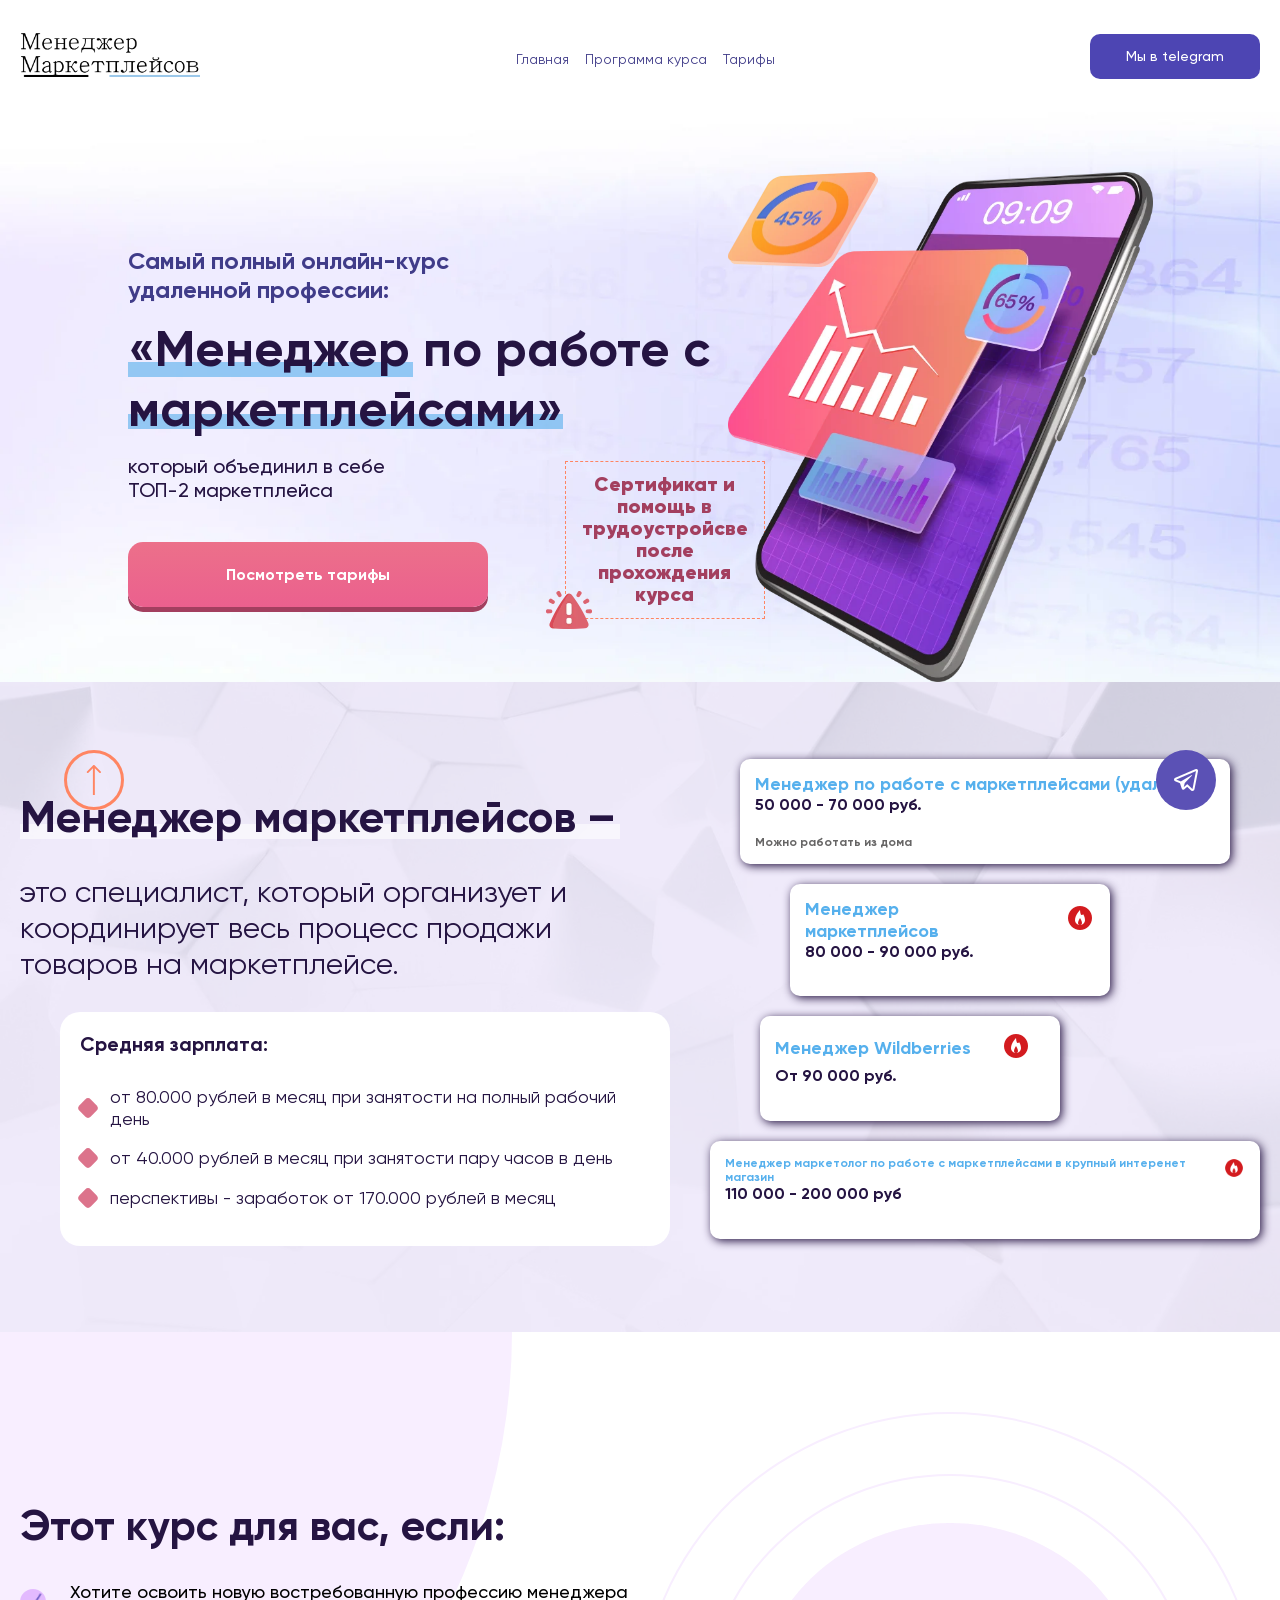
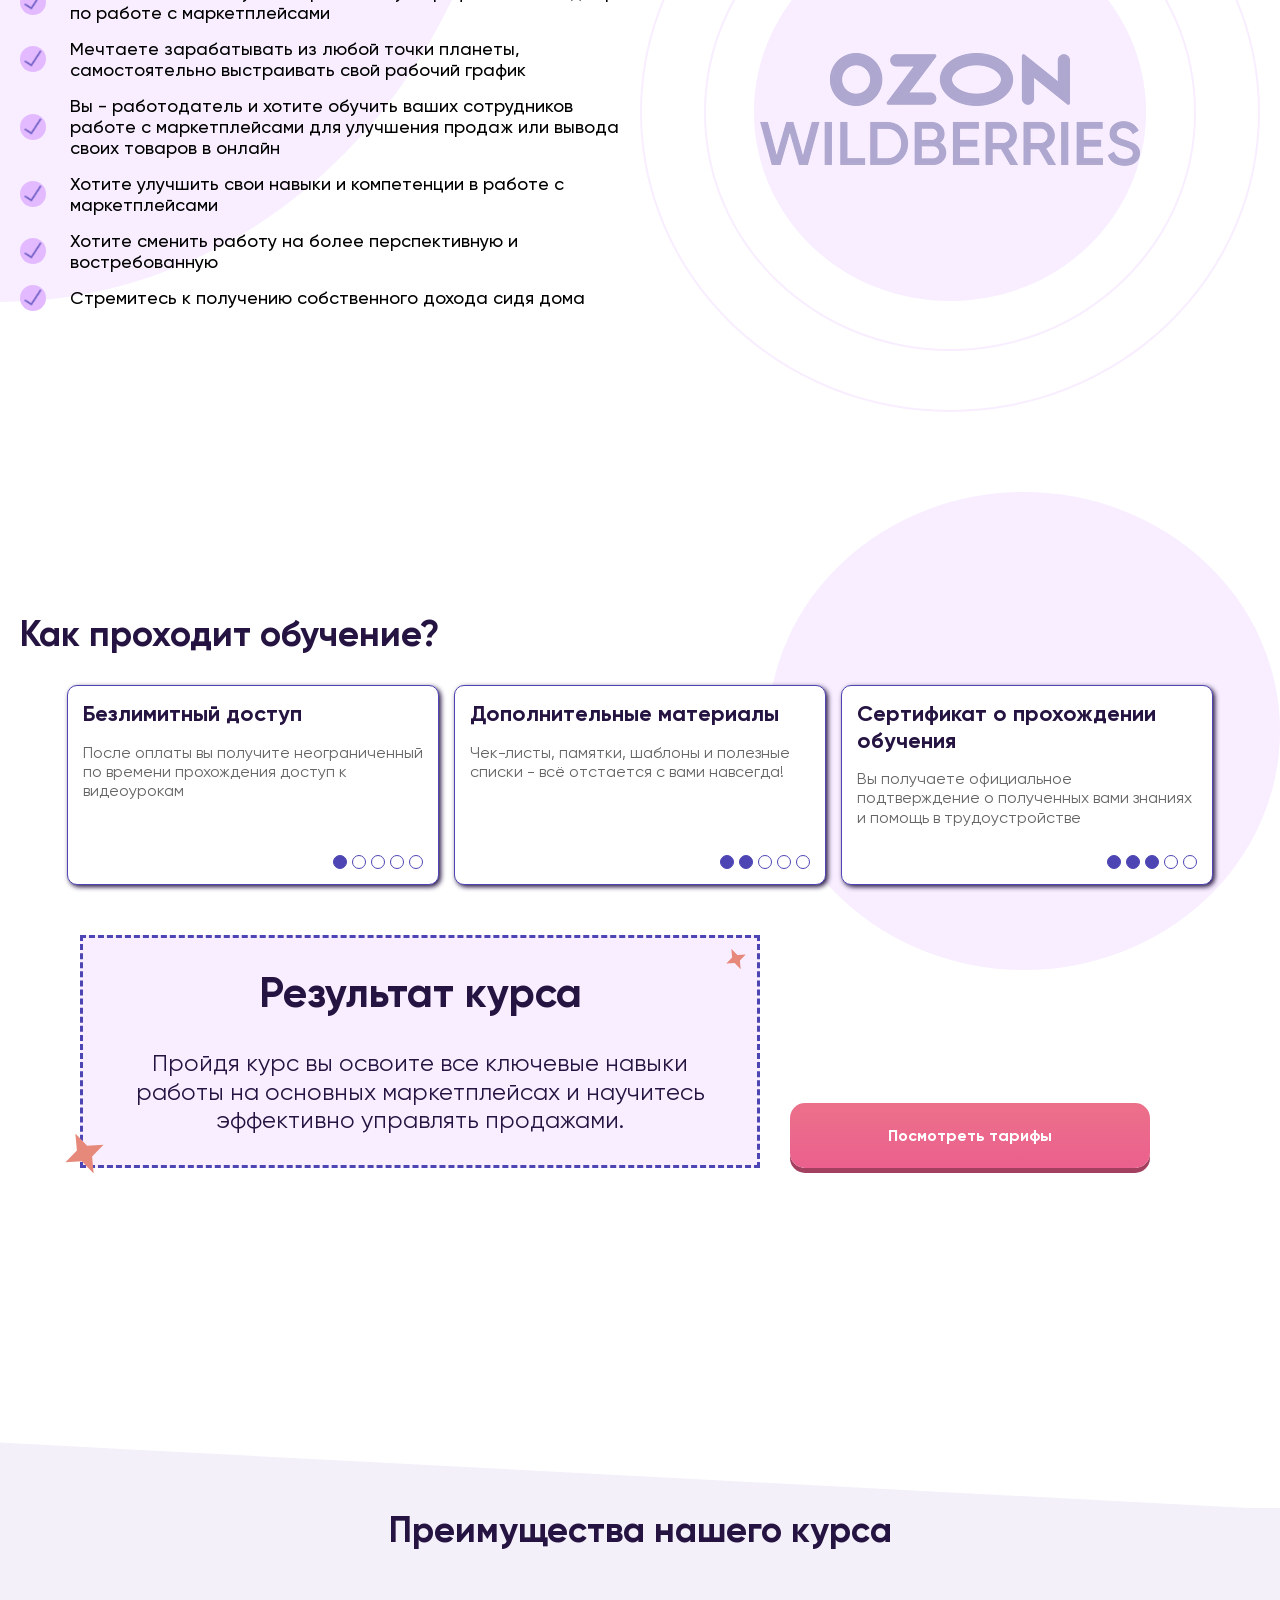
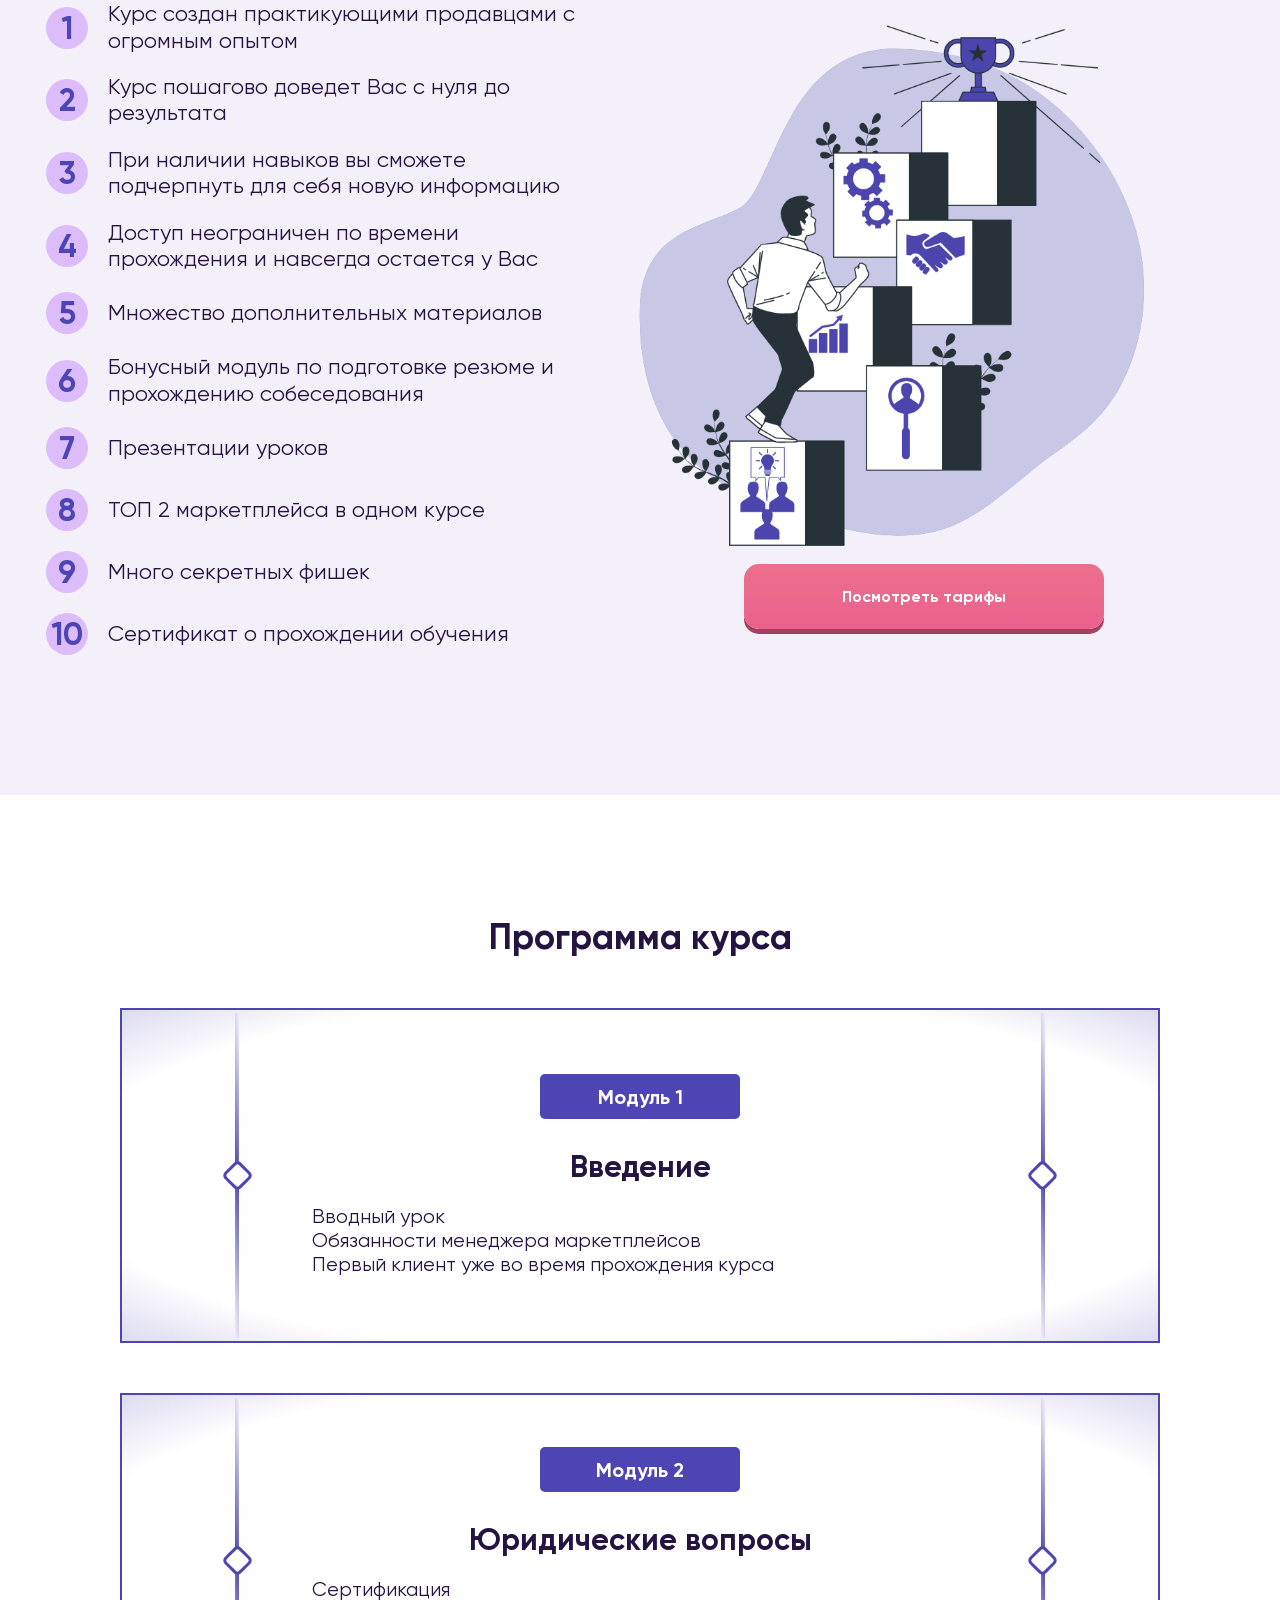
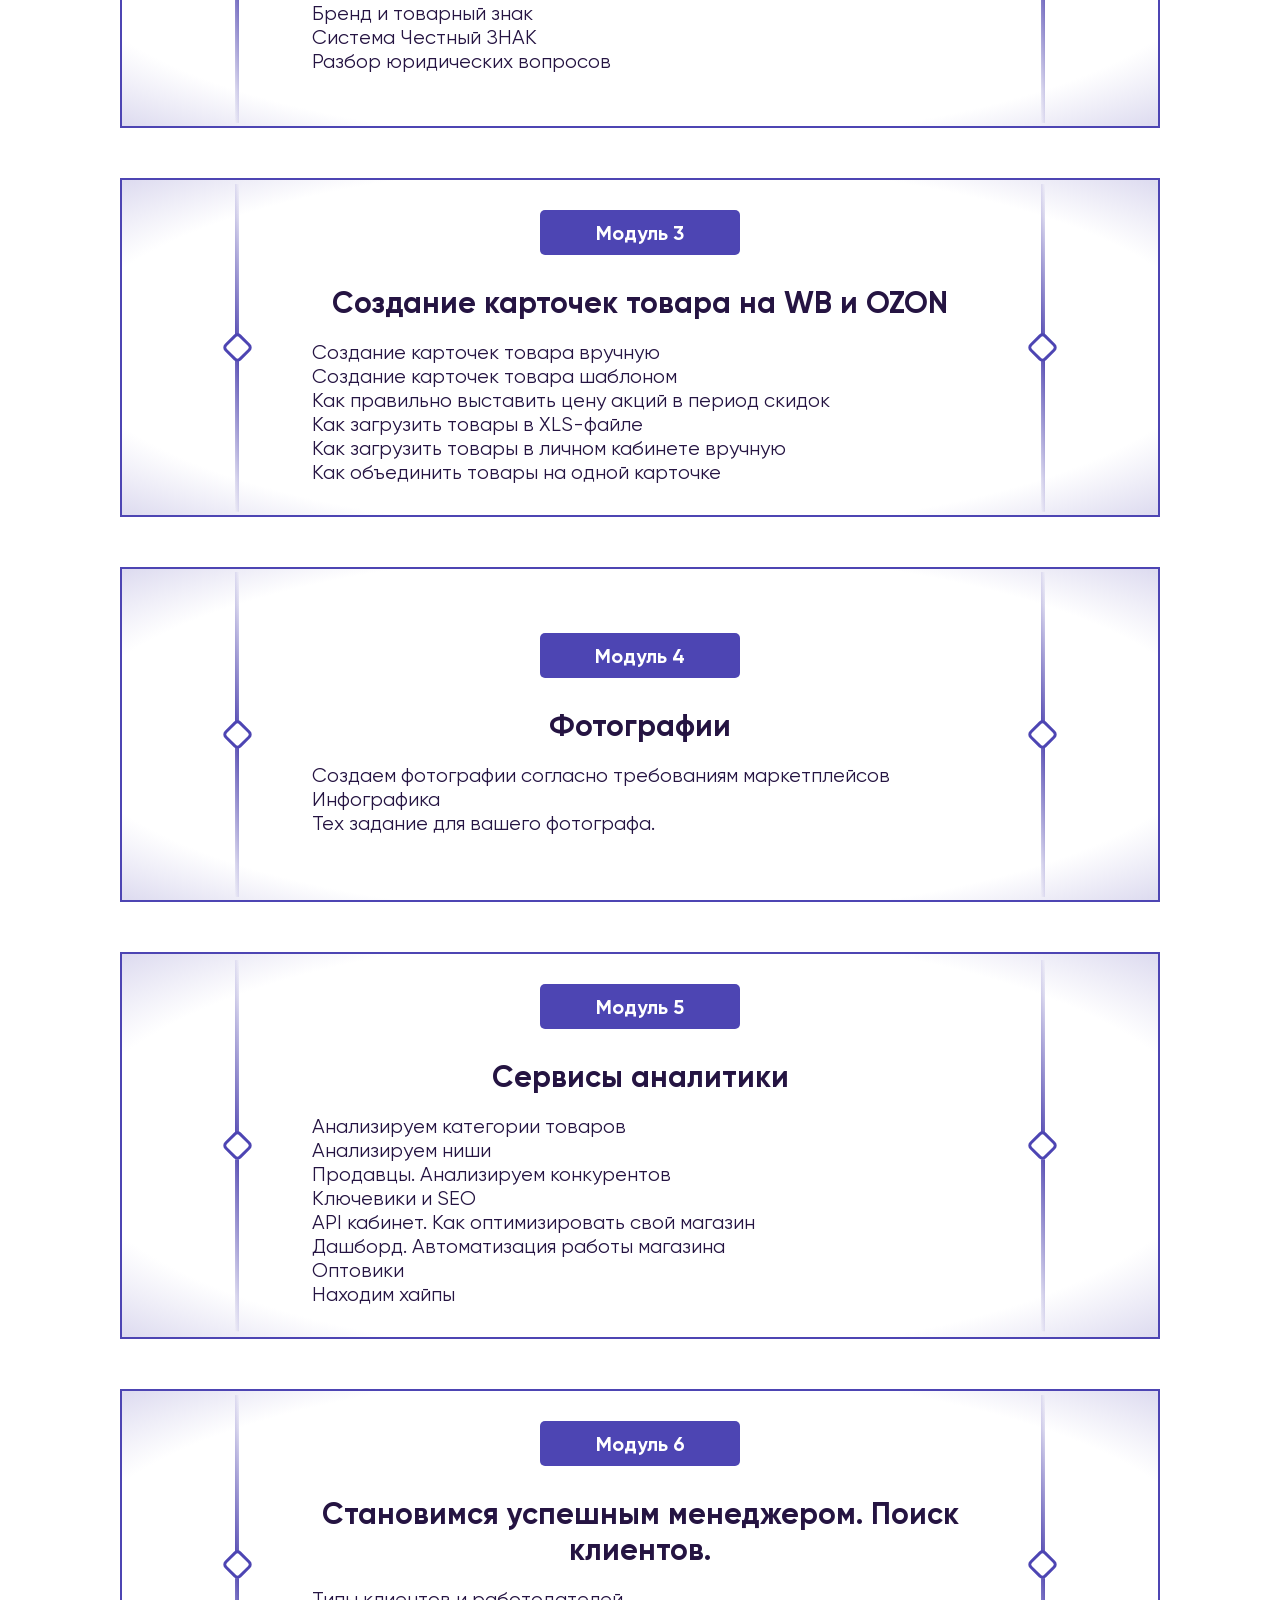
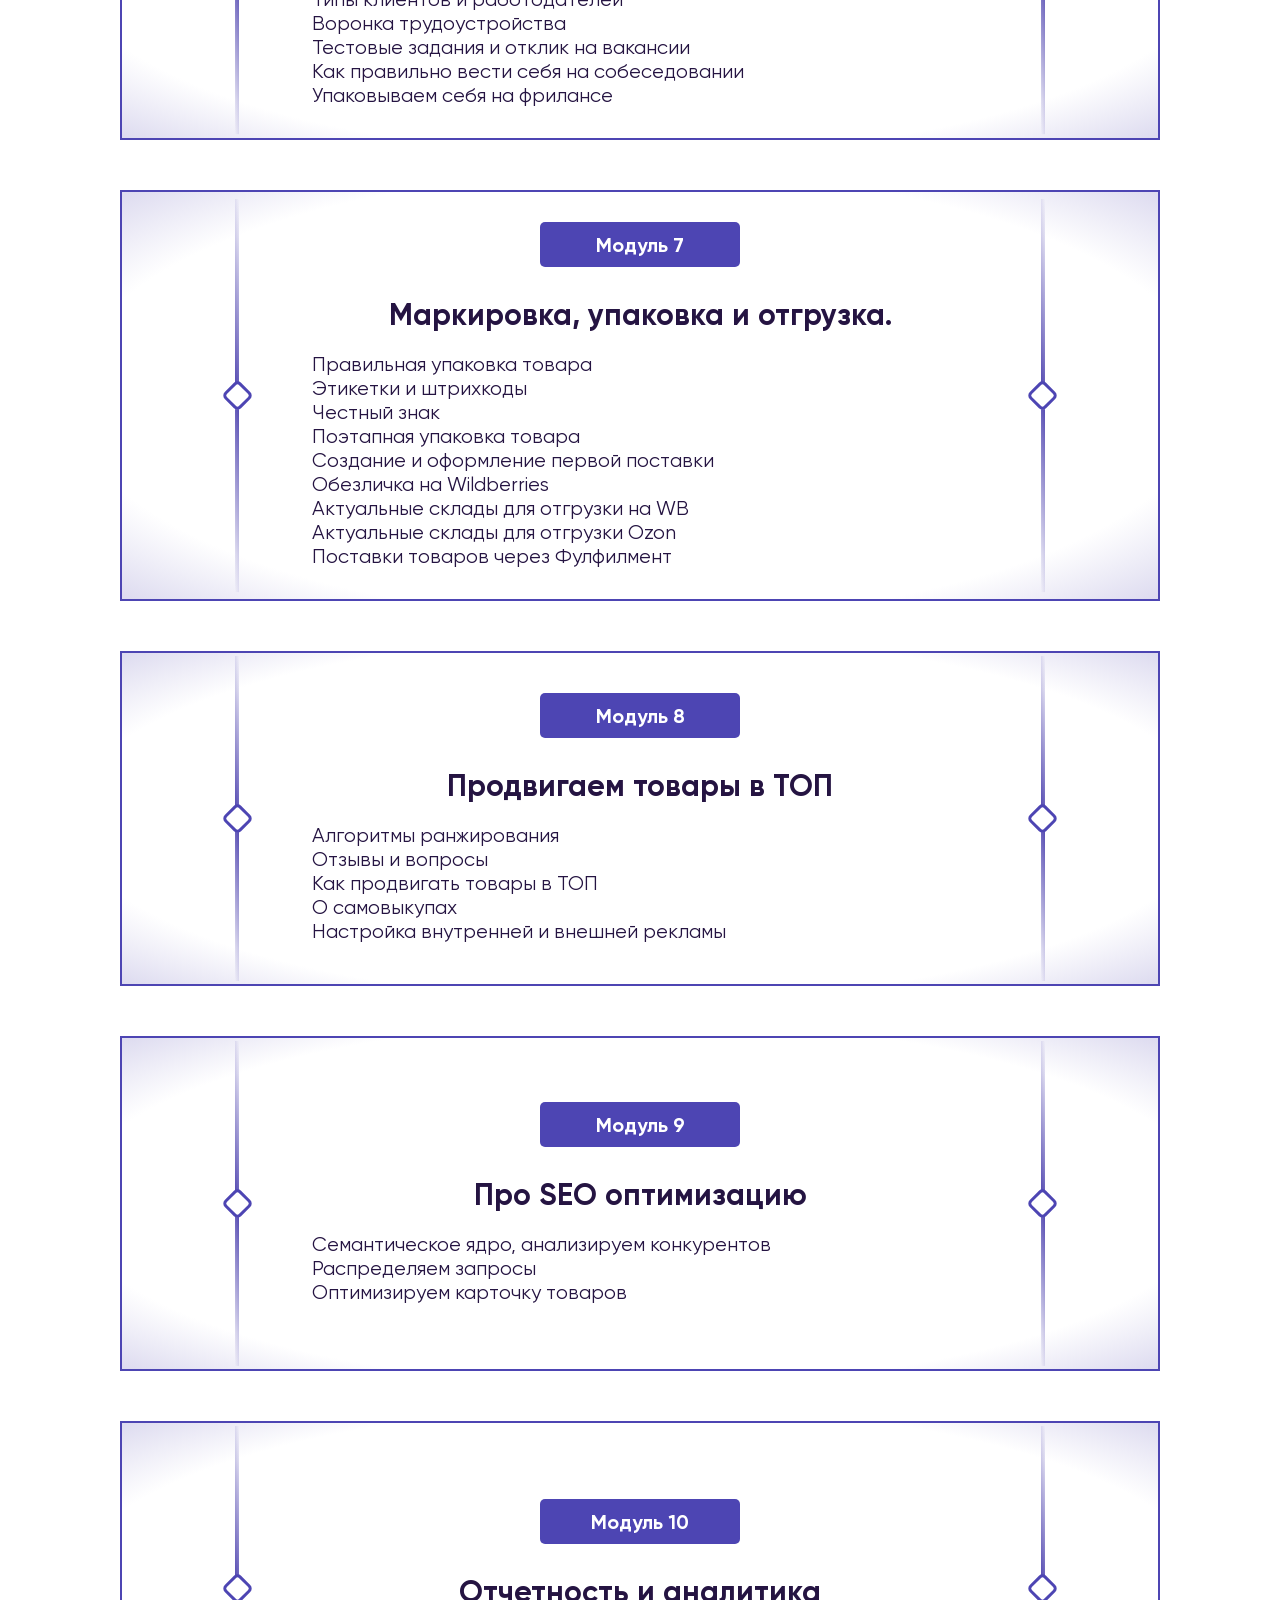
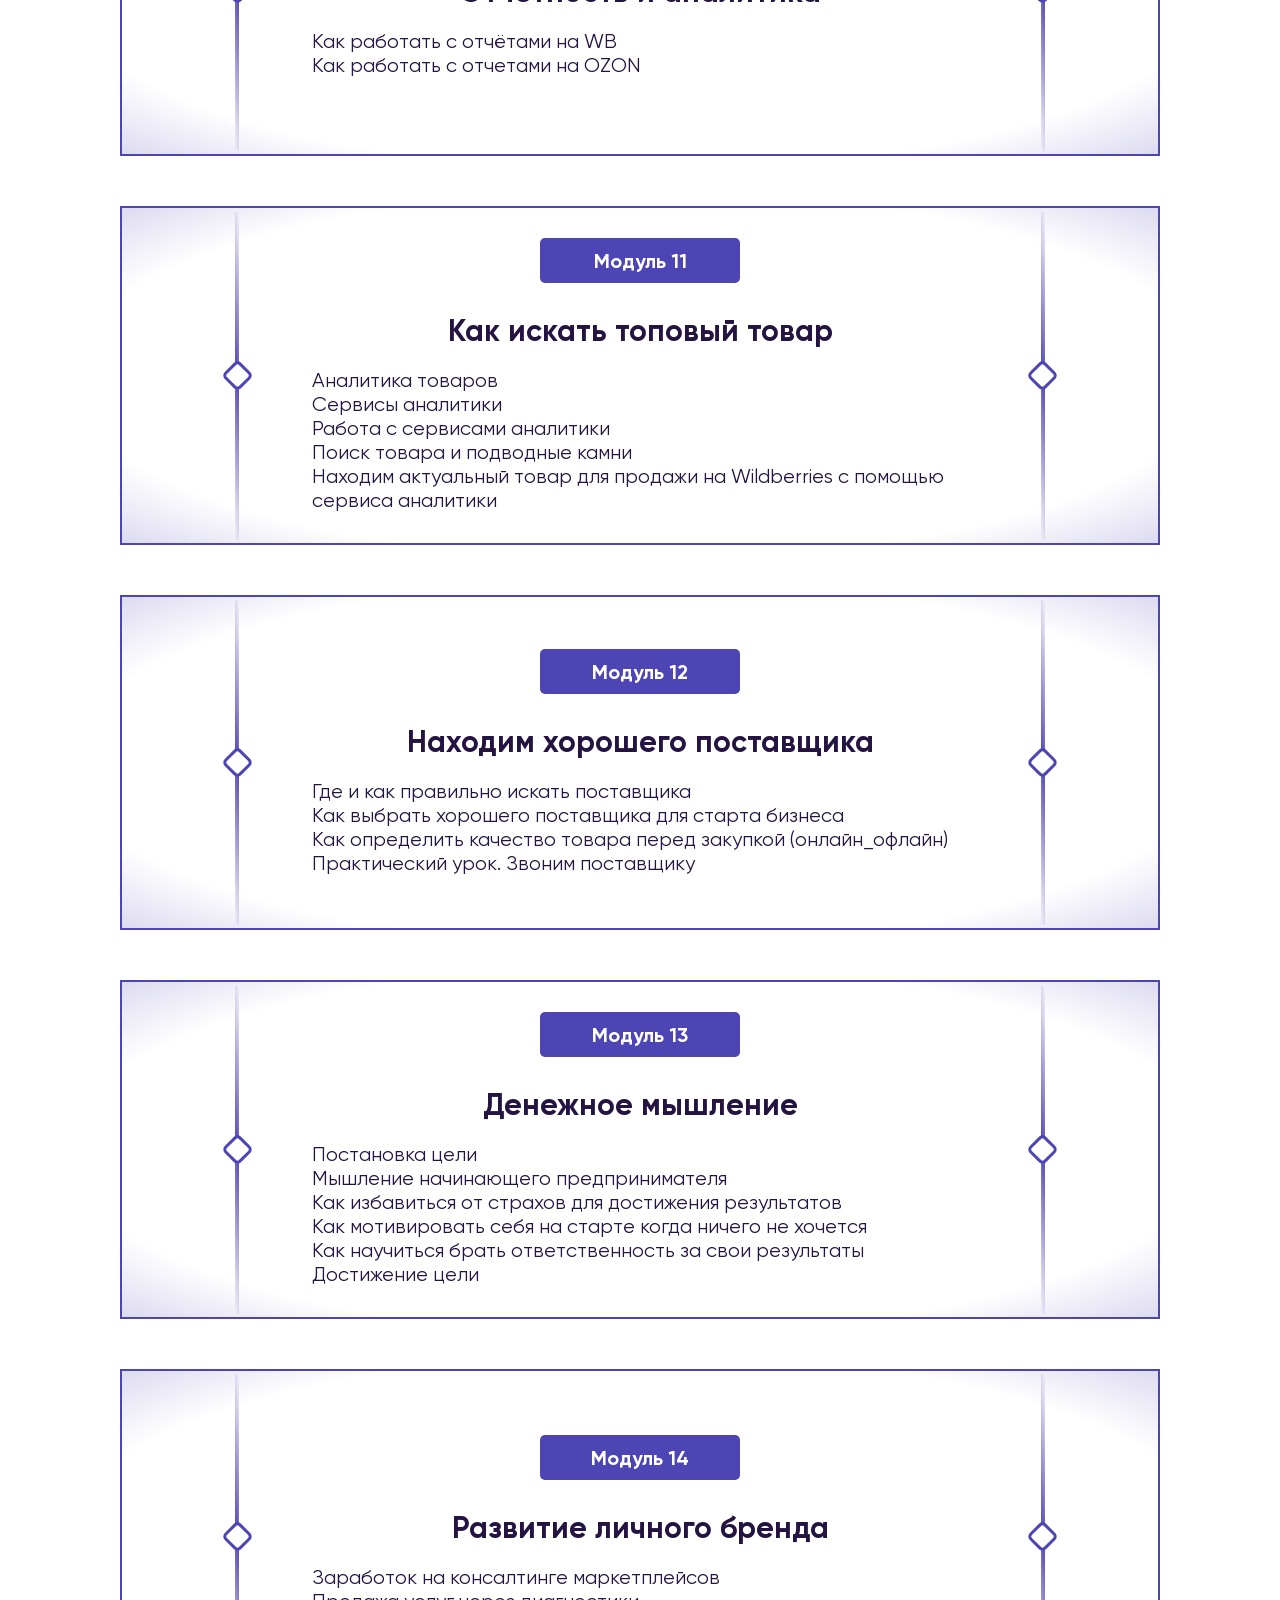
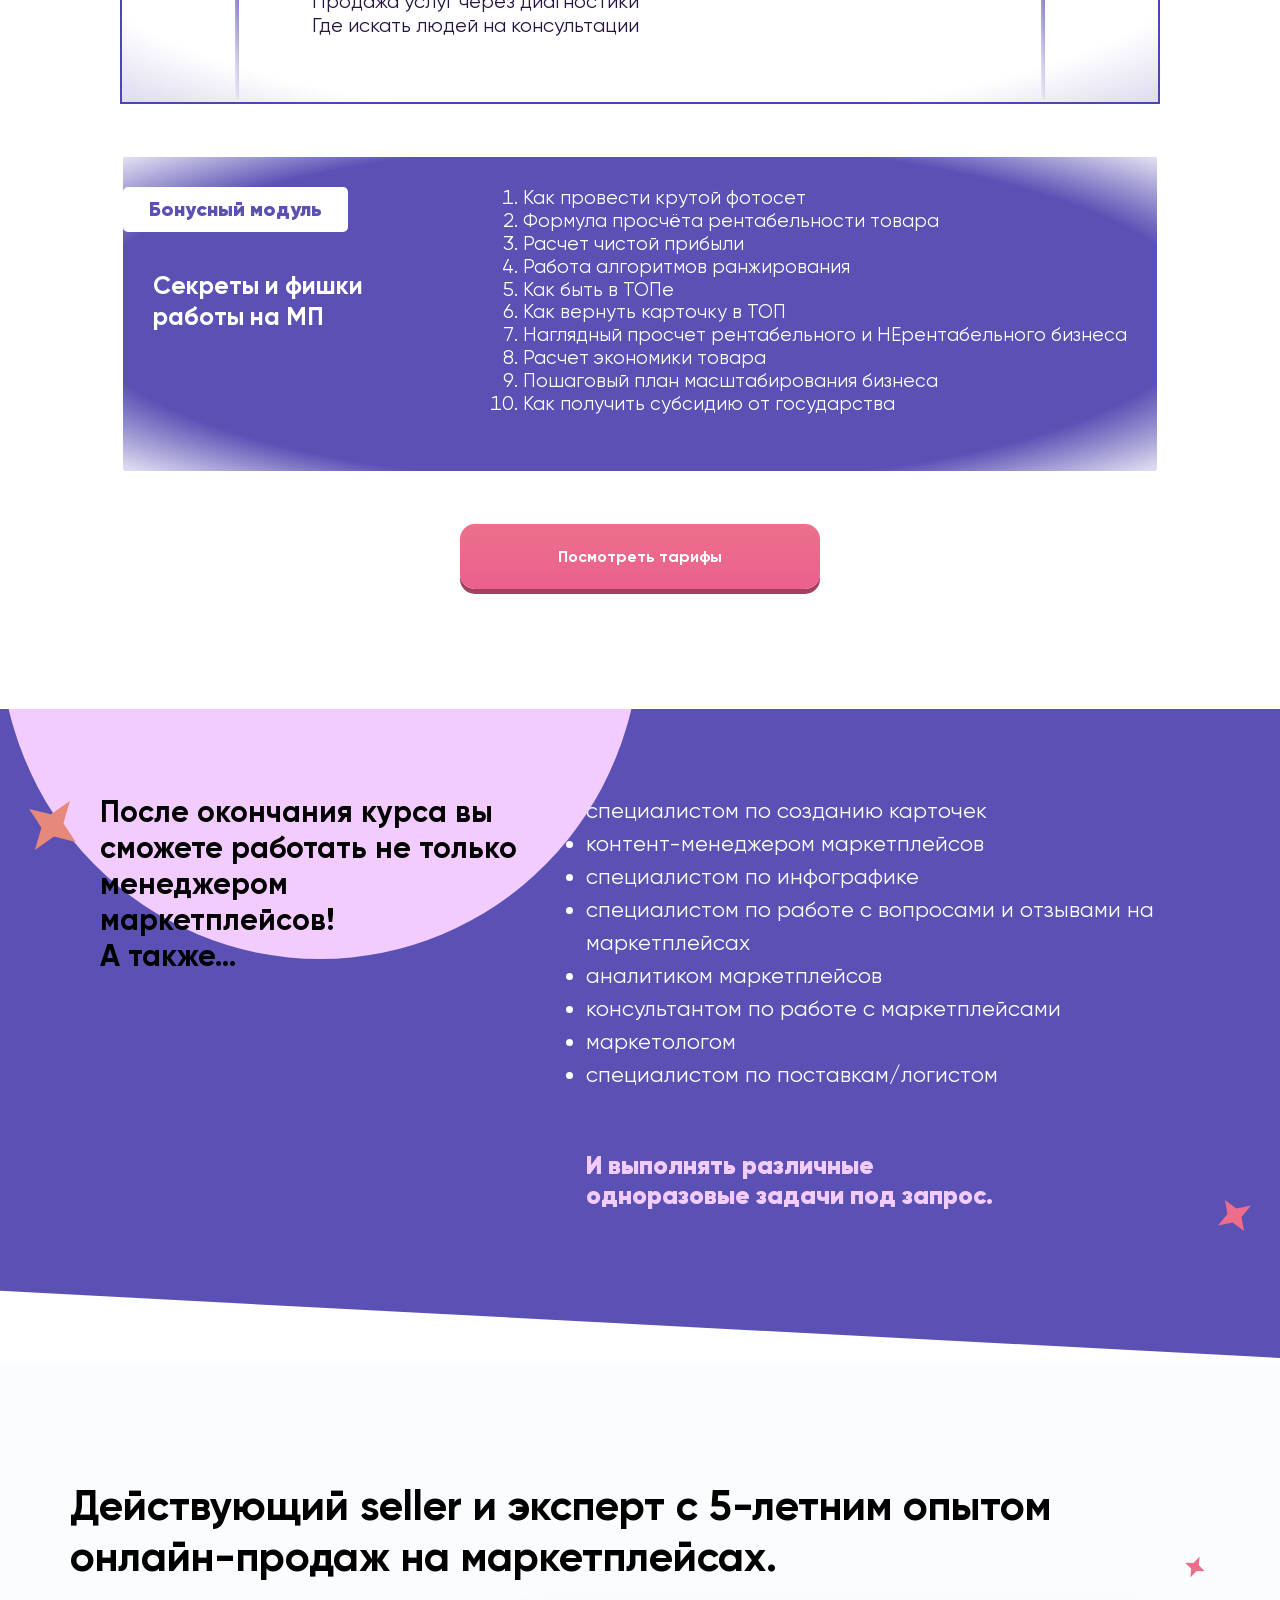
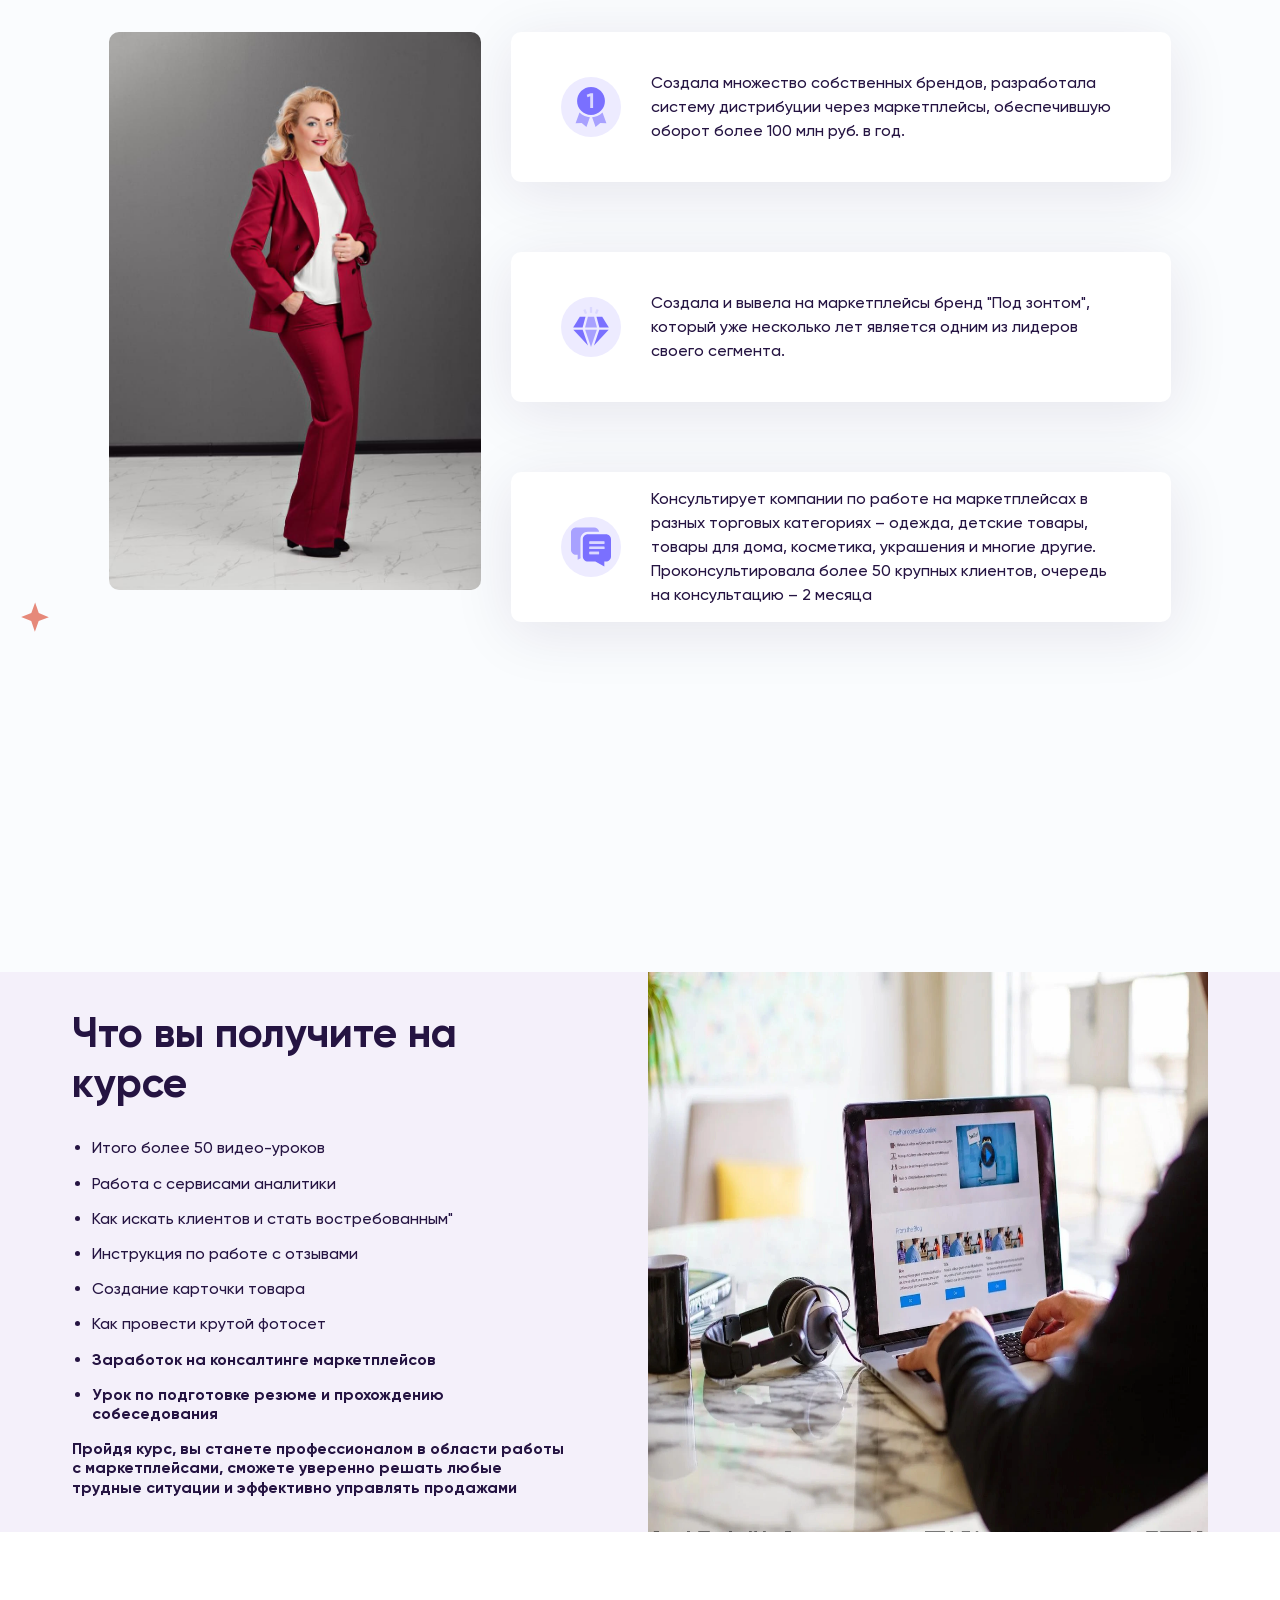
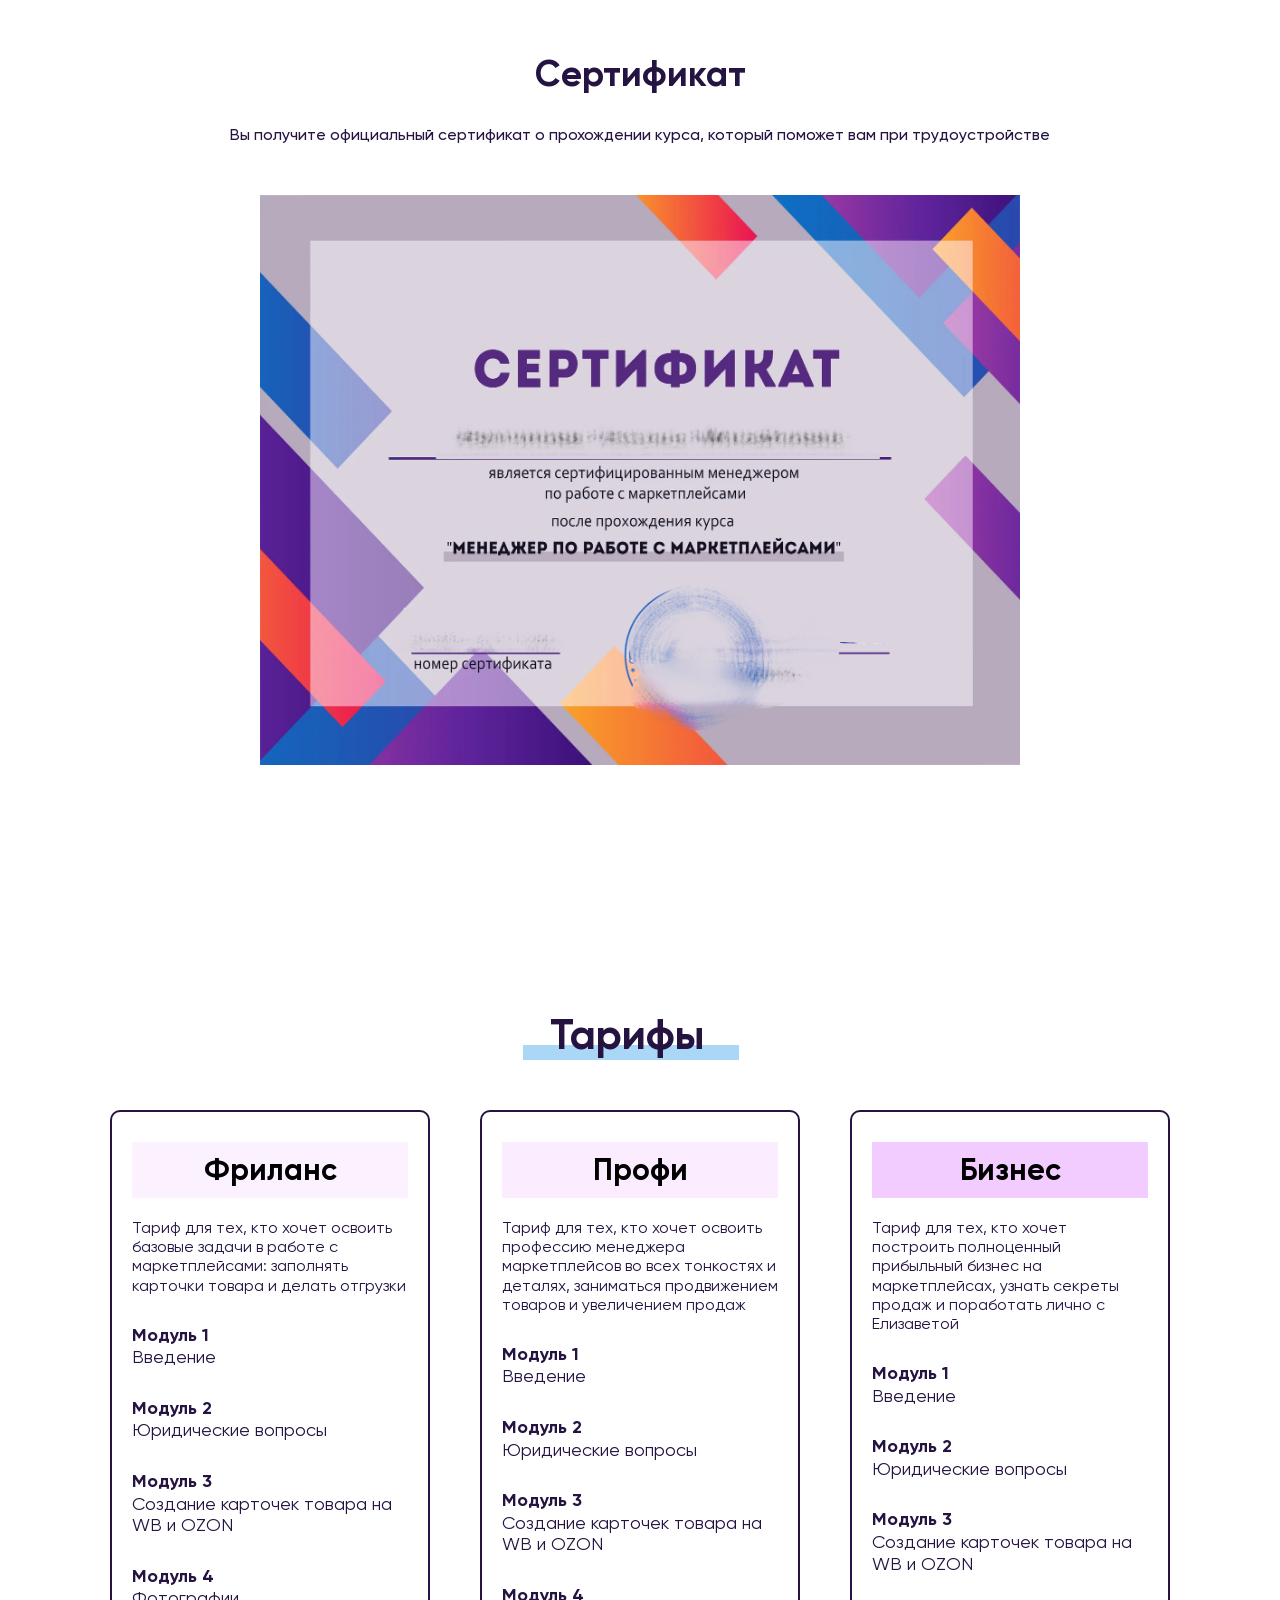
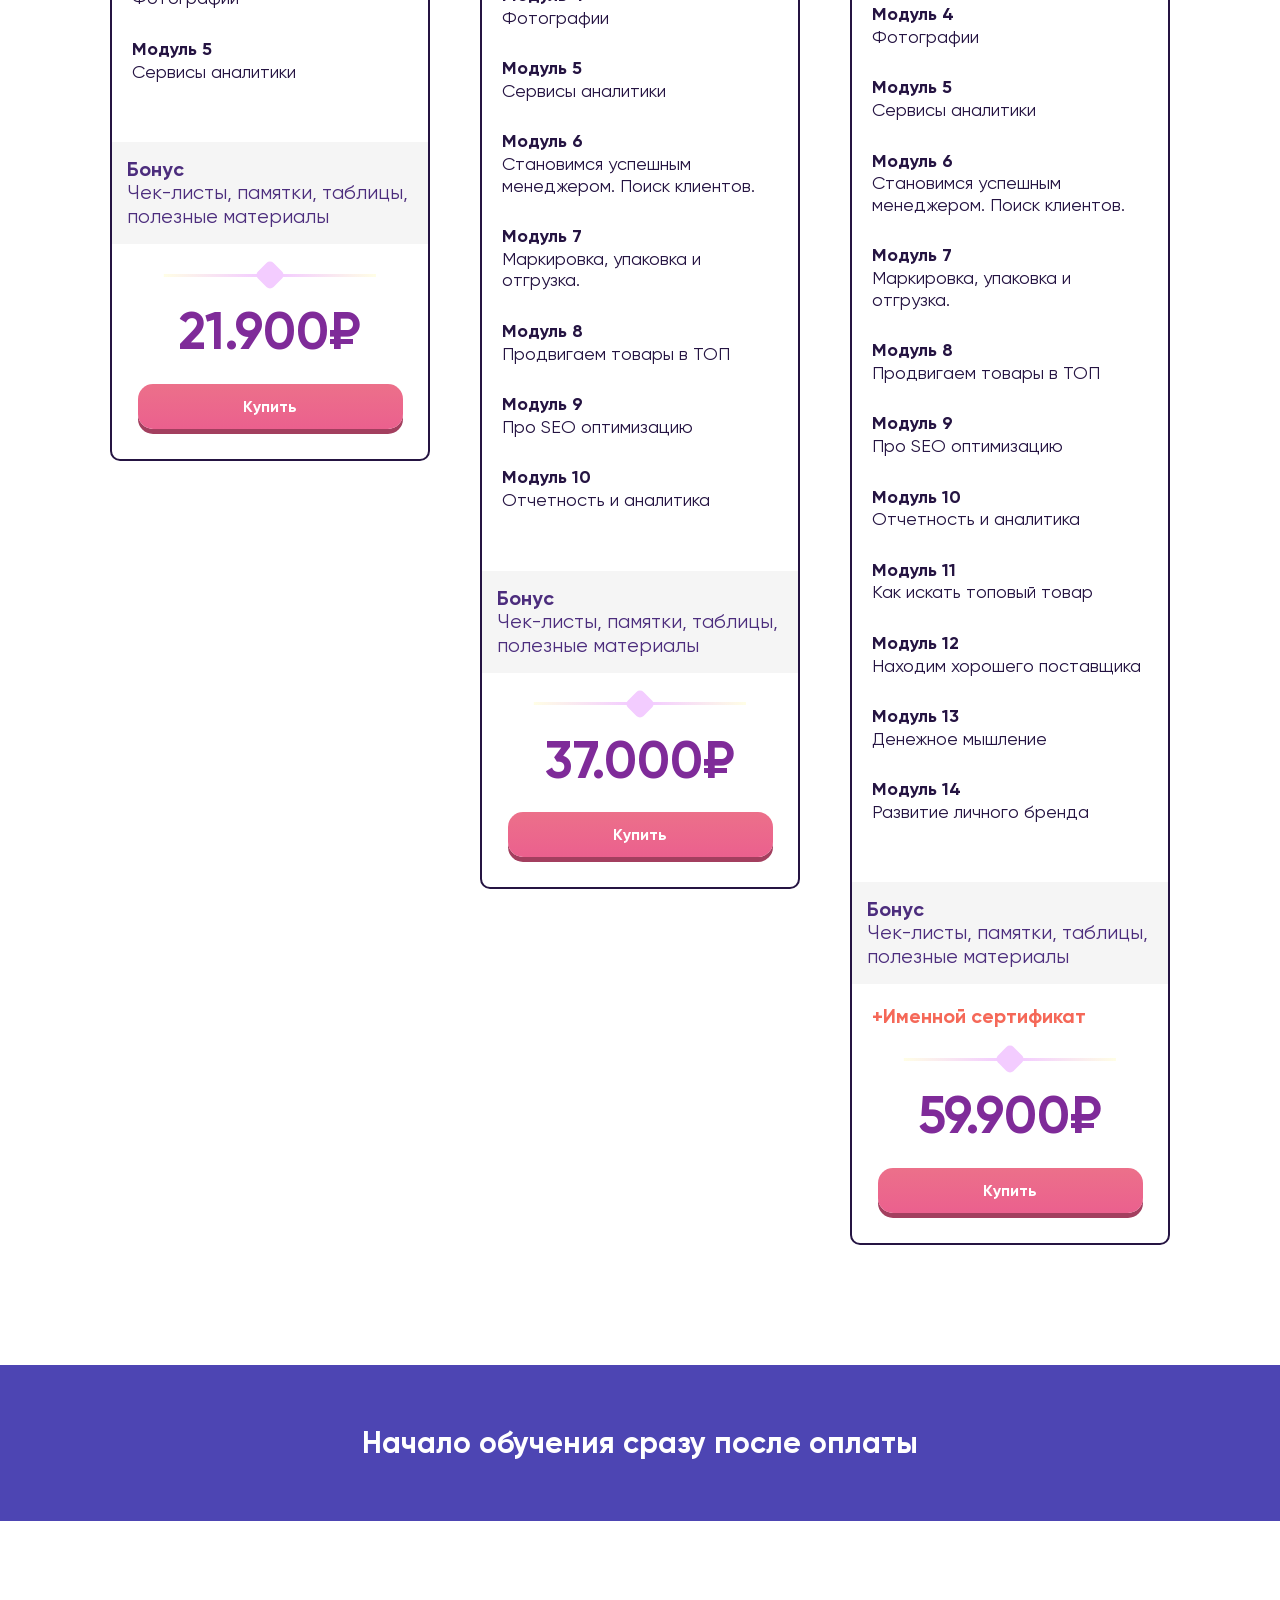
<file: index.html>
<!DOCTYPE html>
<html lang="ru">
<head>
    <meta charset="UTF-8">
    <meta name="viewport" content="width=device-width, initial-scale=1.0">
    <meta name="description" content="Сайт ">
    <title>Менеджер по работе с маркетплейсами</title>
    <link rel="stylesheet" href="assets/css/swiper-bundle.min.css">
    <link rel="stylesheet" href="assets/css/style.css">
    <!-- Yandex.Metrika counter -->
    <script type="text/javascript">
    (function(m,e,t,r,i,k,a){
        m[i]=m[i]||function(){(m[i].a=m[i].a||[]).push(arguments)};
        m[i].l=1*new Date();
        for (var j = 0; j < document.scripts.length; j++) {
            if (document.scripts[j].src === r) { return; }
        }
        k=e.createElement(t),
        a=e.getElementsByTagName(t)[0],
        k.async=1,
        k.src=r,
        a.parentNode.insertBefore(k,a)
    })(window, document,'script','https://mc.yandex.ru/metrika/tag.js?id=107197927', 'ym');

    ym(107197927, 'init', {
        ssr:true,
        webvisor:true,
        clickmap:true,
        ecommerce:"dataLayer",
        referrer: document.referrer,
        url: location.href,
        accurateTrackBounce:true,
        trackLinks:true
    });
    </script>

    <noscript>
    <div>
    <img src="https://mc.yandex.ru/watch/107197927" style="position:absolute; left:-9999px;" alt="" />
    </div>
    </noscript>
    <!-- /Yandex.Metrika counter -->
</head>
<body>
    <div class="body__container">
        <header class="header">
            <div class="container">
                <div class="header__wrapper">
                    <a href="index.html" class="header__logo">
                        <img src="assets/icons/logo.webp" alt="логотип сайта" class="custom-logo" width="200">                        
                    </a>
                    <nav class="header__nav">
                        <ul>
                            <li><a href="index.html">Главная</a></li>
                            <li><a href="#programms">Программа курса</a></li>
                            <li><a href="#rate">Тарифы</a></li>
                        </ul>
                    </nav>
                    <a href="https://t.me/sellercours" target="_blank" class="header__btn">Мы в telegram</a>  
                    <div class="hamburger">
                        <span></span>
                        <span></span>
                        <span></span>
                    </div>                  
                </div>
            </div>
            <div class="mobile__menu">
                <nav class="mobile__menu-box">
                    <ul>
                        <li><a href="index.html">Главная</a></li>
                        <li><a href="#programms">Программа курса</a></li>
                        <li><a href="#rate">Тарифы</a></li>
                    </ul>
                    <div class="mobile__menu-social">
                        <a href="https://t.me/sellercours" target="_blank" class="mobile__menu-social--link">
                            <img src="assets/icons/Telegram.svg" alt="Связаться с нами в Telegram" width="24" height="24">
                        </a>
                    </div>
                </nav>                        
            </div>
        </header>
        <main class="content">
            <section class="hero" id="hero">
                <div class="container">
                    <div class="hero__block">
                        <div class="hero__main">
                            <h2 class="hero__main-subtitle">Самый полный онлайн-курс удаленной профессии:</h2>
                            <h1 class="hero__main-title">«Менеджер по работе с маркетплейсами»</h1>
                            <h2 class="hero__main-postitle">который объединил в себе ТОП-2 маркетплейса</h2>
                            <a href="#rate" class="hero__main-btn">Посмотреть тарифы</a>
                        </div>
                        <div class="hero__warning">
                            <div class="hero__warning-info">Сертификат и помощь в трудоустройсве после прохождения курса</div>
                            <div class="hero__warning-img">
                                <img src="assets/icons/warning.png" alt="OZON и AVITO сертифицировали наше обучение!" width="46" height="46">
                            </div>
                        </div>
                        <div class="hero__phone">
                            <div class="hero__phone-procentage">
                                <picture>
                                    <source srcset="assets/img/mobile/45-mobile.png" media="(max-width:450px)">
                                    <img src="assets/img/desctop/45.png" alt="Заряд батареи" width="150" height="95">
                                </picture>
                            </div>
                            <div class="hero__phone-img">
                                <picture>
                                    <source srcset="assets/img/mobile/PHONE-mobile.png" media="(max-width:450px)">
                                    <img src="assets/img/desctop/PHONE.png" alt="Телефон" width="425" height="510">
                                </picture>
                            </div>
                        </div>
                    </div>                    
                </div>
            </section>
            <section class="about">
                <div class="about__bg">
                    <div class="container">
                        <div class="about__wrapper">
                            <div class="about__information">
                                <h2 class="about__title">Менеджер маркетплейсов –</h2>
                                <h3 class="about__descr">это специалист, который организует и координирует весь процесс продажи товаров на маркетплейсе.</h3>
                                <div class="about__box">
                                    <h3 class="about__box-title">Средняя зарплата:</h3>
                                    <ul class="about__box-list">
                                        <li class="about__box-list--item">от 80.000 рублей в месяц при занятости на полный рабочий день</li>
                                        <li class="about__box-list--item">от 40.000 рублей в месяц при занятости пару часов в день</li>
                                        <li class="about__box-list--item">перспективы - заработок от 170.000 рублей в месяц</li>
                                    </ul>
                                </div>
                            </div>  
                            <div class="about__vacancy">
                                <!-- 1 -->
                                <div class="about__vacancy-item">
                                    <div class="about__vacancy-item--head">
                                        <h3 class="about__vacancy-item--title">Менеджер по работе с маркетплейсами (удаленно)</h3>
                                    </div>
                                   <div class="about__vacancy-item--salary">50 000 - 70 000 руб.</div>
                                   <div class="about__vacancy-item--subdescr">Можно работать из дома</div>
                                </div> 
                                <!-- 2 -->
                                <div class="about__vacancy-item">
                                    <div class="about__vacancy-item--head">
                                        <h3 class="about__vacancy-item--title">Менеджер маркетплейсов</h3>
                                        <div class="about__vacancy-item--img">
                                            <img src="assets/icons/fire.svg" alt="Менеджер по работе с маркетплейсами (удаленно)" width="30" height="30">
                                        </div>
                                    </div>
                                   <div class="about__vacancy-item--salary">80 000 - 90 000 руб.</div>
                                </div>    
                                <!-- 3 -->
                                <div class="about__vacancy-item">
                                    <div class="about__vacancy-item--head">
                                        <h3 class="about__vacancy-item--title">Менеджер Wildberries</h3>
                                        <div class="about__vacancy-item--img">
                                            <img src="assets/icons/fire.svg" alt="Менеджер по работе с маркетплейсами (удаленно)" width="30" height="30">
                                        </div>
                                    </div>
                                   <div class="about__vacancy-item--salary">От 90 000 руб.</div>
                                </div>     
                                <!-- 4 -->
                                <div class="about__vacancy-item">
                                    <div class="about__vacancy-item--head">
                                        <h3 class="about__vacancy-item--title about__vacancy-item--smalltitle">Менеджер маркетолог по работе с маркетплейсами в крупный интеренет магазин</h3>
                                        <div class="about__vacancy-item--img">
                                            <img src="assets/icons/fire.svg" alt="Менеджер по работе с маркетплейсами (удаленно)" width="22" height="22">
                                        </div>
                                    </div>
                                   <div class="about__vacancy-item--salary">110 000 - 200 000 руб</div>
                                </div>                                               
                            </div>                          
                        </div>
                    </div>
                </div>
                
            </section>
            <section class="course">
                <div class="container">
                    <div class="course__wrapper">
                        <div class="course__information">
                            <h2 class="course__course__information-title">Этот курс для вас, если:</h2>
                            <ul class="course__information-list">
                                <li class="course__information-list--item">Хотите освоить новую востребованную профессию менеджера по работе с маркетплейсами</li>
                                <li class="course__information-list--item">Мечтаете зарабатывать из любой точки планеты, самостоятельно выстраивать свой рабочий график</li>
                                <li class="course__information-list--item">Вы - работодатель и хотите обучить ваших сотрудников работе с маркетплейсами для улучшения продаж или вывода своих товаров в онлайн</li>
                                <li class="course__information-list--item">Хотите улучшить свои навыки и компетенции в работе с маркетплейсами</li>
                                <li class="course__information-list--item">Хотите сменить работу на более перспективную и востребованную</li>
                                <li class="course__information-list--item">Стремитесь к получению собственного дохода сидя дома</li>
                            </ul>
                        </div>   
                        <div class="course__marketpalce">
                            <div class="course__marketpalce-cyrcle-big">
                                <div class="course__marketpalce-cyrcle-small">
                                    <div class="course__marketpalce-bg">
                                        <div class="course__marketpalce-img">
                                            <img src="assets/img/ozon.png" alt="Озон" loading="lazy">
                                        </div>
                                        <div class="course__marketpalce-img">
                                            <img src="assets/img/wb.png" alt="Озон" loading="lazy">
                                        </div>
                                    </div>
                                </div>
                            </div>
                        </div> 
                    </div>                                    
                </div>
            </section>
            <section class="tutor">
                <div class="container">
                    <h2 class="tutor__title">Как проходит обучение?</h2>
                    <div class="tutor__wrapper">
                            <!-- 1 -->
                            <div class="tutor__item">
                                <h3 class="tutor__item-title">Безлимитный доступ</h3>
                                <h3 class="tutor__item-descr">После оплаты вы получите неограниченный по времени прохождения доступ к видеоурокам</h3>
                                <div class="tutor__item-bottom">
                                    <div class="tutor__item-cyrcle tutor__item-cyrcle--bg"></div>
                                    <div class="tutor__item-cyrcle"></div>
                                    <div class="tutor__item-cyrcle"></div>
                                    <div class="tutor__item-cyrcle"></div>
                                    <div class="tutor__item-cyrcle"></div>
                                </div>
                            </div>
                            <!-- 2 -->
                            <div class="tutor__item">
                                <h3 class="tutor__item-title">Дополнительные материалы</h3>
                                <h3 class="tutor__item-descr">Чек-листы, памятки, шаблоны и полезные списки - всё отстается с вами навсегда!</h3>
                                <div class="tutor__item-bottom">
                                    <div class="tutor__item-cyrcle tutor__item-cyrcle--bg"></div>
                                    <div class="tutor__item-cyrcle tutor__item-cyrcle--bg"></div>
                                    <div class="tutor__item-cyrcle"></div>
                                    <div class="tutor__item-cyrcle"></div>
                                    <div class="tutor__item-cyrcle"></div>
                                </div>
                            </div>
                            <!-- 3 -->
                            <div class="tutor__item">
                                <h3 class="tutor__item-title">Сертификат о прохождении обучения</h3>
                                <h3 class="tutor__item-descr">Вы получаете официальное подтверждение о полученных вами знаниях и помощь в трудоустройстве</h3>
                                <div class="tutor__item-bottom">
                                    <div class="tutor__item-cyrcle tutor__item-cyrcle--bg"></div>
                                    <div class="tutor__item-cyrcle tutor__item-cyrcle--bg"></div>
                                    <div class="tutor__item-cyrcle tutor__item-cyrcle--bg"></div>
                                    <div class="tutor__item-cyrcle"></div>
                                    <div class="tutor__item-cyrcle"></div>
                                </div>
                            </div>
                    </div>
                    <div class="tutor__lide">
                        <div class="tutor__lide-wrapper">
                            <div class="tutor__lide-info">
                                <h4 class="tutor__lide-info--title">Результат курса</h4>
                                <p class="tutor__lide-info--descr">Пройдя курс вы освоите все ключевые навыки работы на основных маркетплейсах и научитесь эффективно управлять продажами.</p>
                            </div>
                            <a href="#rate" class="tutor__lide-btn">Посмотреть тарифы</a>
                        </div>
                    </div>
                </div>
            </section>
            <section class="advantages">
                <div class="advantages__chert"></div>
                <div class="container">
                    <h2 class="advantages__title title">Преимущества нашего курса</h2>
                    <div class="advantages__wrapper">
                        <div class="advantages__list">
                            <!-- 1 -->
                            <div class="advantages__list-item">
                                <div class="advantages__list-item--number">1</div>
                                <div class="advantages__list-item--text">Курс создан практикующими продавцами с огромным опытом</div> 
                            </div>
                            <!-- 2 -->
                           <div class="advantages__list-item">
                                <div class="advantages__list-item--number">2</div>
                                <div class="advantages__list-item--text">Курс пошагово доведет Вас с нуля до результата</div> 
                            </div>
                            <!-- 3 -->
                           <div class="advantages__list-item">
                                <div class="advantages__list-item--number">3</div>
                                <div class="advantages__list-item--text">При наличии навыков вы сможете подчерпнуть для себя новую информацию</div> 
                            </div>
                            <!-- 4 -->
                           <div class="advantages__list-item">
                                <div class="advantages__list-item--number">4</div>
                                <div class="advantages__list-item--text">Доступ неограничен по времени прохождения и навсегда остается у Вас</div> 
                            </div>
                            <!-- 5 -->
                           <div class="advantages__list-item">
                                <div class="advantages__list-item--number">5</div>
                                <div class="advantages__list-item--text">Множество дополнительных материалов</div> 
                            </div>
                            <!-- 6 -->
                           <div class="advantages__list-item">
                                <div class="advantages__list-item--number">6</div>
                                <div class="advantages__list-item--text">Бонусный модуль по подготовке резюме и прохождению собеседования</div> 
                            </div>
                            <!-- 7 -->
                           <div class="advantages__list-item">
                                <div class="advantages__list-item--number">7</div>
                                <div class="advantages__list-item--text">Презентации уроков</div> 
                            </div>
                            <!-- 8 -->
                           <div class="advantages__list-item">
                                <div class="advantages__list-item--number">8</div>
                                <div class="advantages__list-item--text">ТОП 2 маркетплейса в одном курсе</div> 
                            </div>
                            <!-- 9 -->
                           <div class="advantages__list-item">
                                <div class="advantages__list-item--number">9</div>
                                <div class="advantages__list-item--text">Много секретных фишек </div> 
                            </div>
                            <!-- 10 -->
                           <div class="advantages__list-item">
                                <div class="advantages__list-item--number">10</div>
                                <div class="advantages__list-item--text">Сертификат о прохождении обучения</div> 
                            </div>
                        </div>
                        <div class="advantages__left">
                            <div class="advantages__img">
                                <img src="assets/img/Success_factors.gif" alt="Преимущества нашего курса" width="639" height="639" loading="lazy">
                            </div>
                            <a href="#rate" class="advantages__btn btn">Посмотреть тарифы</a>
                        </div>                        
                    </div>
                </div>
            </section>
            <section class="programms" id="programms">
                <div class="container">
                    <h2 class="programms__title title">Программа курса</h2>
                    <div class="programms__moduls">
                        <!-- 1 -->
                        <div class="programms__moduls-item">
                            <!-- Декор слева -->
                            <div class="programms__moduls-item-decors-left">
                                <div class="programms__moduls-item--decor"></div>
                                <div class="programms__moduls-item--decor-romb"></div>
                                <div class="programms__moduls-item--decor-2"></div>
                            </div>
                            <!-- Контент -->
                            <div class="programms__moduls-item--box">
                                <h3 class="programms__moduls-item--head">Модуль 1</h3>
                                <h3 class="programms__moduls-item--title">Введение</h3>
                                <!-- <h3 class="programms__moduls-item--subtitle">Два видео-урока</h3> -->
                                <p class="programms__moduls-item--descr">Вводный урок</p>
                                <p class="programms__moduls-item--descr">Обязанности менеджера маркетплейсов</p>
                                <p class="programms__moduls-item--descr">Первый клиент уже во время прохождения курса</p>
                            </div>   
                             <!-- Декор справа -->
                            <div class="programms__moduls-item-decors--right">
                                <div class="programms__moduls-item--decor"></div>
                                <div class="programms__moduls-item--decor-romb"></div>
                                <div class="programms__moduls-item--decor-2"></div>
                            </div>
                        </div>
                        <!-- 2 -->
                        <div class="programms__moduls-item">
                            <!-- Декор слева -->
                            <div class="programms__moduls-item-decors-left">
                                <div class="programms__moduls-item--decor"></div>
                                <div class="programms__moduls-item--decor-romb"></div>
                                <div class="programms__moduls-item--decor-2"></div>
                            </div>
                            <!-- Контент -->
                            <div class="programms__moduls-item--box">
                                <h3 class="programms__moduls-item--head">Модуль 2</h3>
                                <h3 class="programms__moduls-item--title">Юридические вопросы</h3>
                                <!-- <h3 class="programms__moduls-item--subtitle">Четыре видео-урока</h3> -->
                                <p class="programms__moduls-item--descr">Сертификация</p>
                                <p class="programms__moduls-item--descr">Бренд и товарный знак</p>
                                <p class="programms__moduls-item--descr">Система Честный ЗНАК</p>
                                <p class="programms__moduls-item--descr">Разбор юридических вопросов</p>
                            </div>   
                             <!-- Декор справа -->
                            <div class="programms__moduls-item-decors--right">
                                <div class="programms__moduls-item--decor"></div>
                                <div class="programms__moduls-item--decor-romb"></div>
                                <div class="programms__moduls-item--decor-2"></div>
                            </div>
                        </div>
                        <!-- 3 -->
                        <div class="programms__moduls-item">
                            <!-- Декор слева -->
                            <div class="programms__moduls-item-decors-left">
                                <div class="programms__moduls-item--decor"></div>
                                <div class="programms__moduls-item--decor-romb"></div>
                                <div class="programms__moduls-item--decor-2"></div>
                            </div>
                            <!-- Контент -->
                            <div class="programms__moduls-item--box">
                                <h3 class="programms__moduls-item--head">Модуль 3</h3>
                                <h3 class="programms__moduls-item--title">Создание карточек товара на WB и OZON</h3>
                                <!-- <h3 class="programms__moduls-item--subtitle">Шесть видео-уроков</h3> -->
                                <p class="programms__moduls-item--descr">Создание карточек товара вручную</p>
                                <p class="programms__moduls-item--descr">Создание карточек товара шаблоном</p>
                                <p class="programms__moduls-item--descr">Как правильно выставить цену акций в период скидок</p>
                                <p class="programms__moduls-item--descr">Как загрузить товары в XLS-файле</p>
                                <p class="programms__moduls-item--descr">Как загрузить товары в личном кабинете вручную</p>
                                <p class="programms__moduls-item--descr">Как объединить товары на одной карточке</p>
                            </div>   
                             <!-- Декор справа -->
                            <div class="programms__moduls-item-decors--right">
                                <div class="programms__moduls-item--decor"></div>
                                <div class="programms__moduls-item--decor-romb"></div>
                                <div class="programms__moduls-item--decor-2"></div>
                            </div>
                        </div>
                        <!-- 4 -->
                        <div class="programms__moduls-item">
                            <!-- Декор слева -->
                            <div class="programms__moduls-item-decors-left">
                                <div class="programms__moduls-item--decor"></div>
                                <div class="programms__moduls-item--decor-romb"></div>
                                <div class="programms__moduls-item--decor-2"></div>
                            </div>
                            <!-- Контент -->
                            <div class="programms__moduls-item--box">
                                <h3 class="programms__moduls-item--head">Модуль 4</h3>
                                <h3 class="programms__moduls-item--title">Фотографии</h3>
                                <!-- <h3 class="programms__moduls-item--subtitle">Три видео-урока</h3> -->
                                <p class="programms__moduls-item--descr">Создаем фотографии согласно требованиям маркетплейсов</p>
                                <p class="programms__moduls-item--descr">Инфографика</p>
                                <p class="programms__moduls-item--descr">Тех задание для вашего фотографа.</p>
                            </div>   
                             <!-- Декор справа -->
                            <div class="programms__moduls-item-decors--right">
                                <div class="programms__moduls-item--decor"></div>
                                <div class="programms__moduls-item--decor-romb"></div>
                                <div class="programms__moduls-item--decor-2"></div>
                            </div>
                        </div>
                        <!-- 5 -->
                        <div class="programms__moduls-item">
                            <!-- Декор слева -->
                            <div class="programms__moduls-item-decors-left">
                                <div class="programms__moduls-item--decor"></div>
                                <div class="programms__moduls-item--decor-romb"></div>
                                <div class="programms__moduls-item--decor-2"></div>
                            </div>
                            <!-- Контент -->
                            <div class="programms__moduls-item--box">
                                <h3 class="programms__moduls-item--head">Модуль 5</h3>
                                <h3 class="programms__moduls-item--title">Сервисы аналитики</h3>
                                <!-- <h3 class="programms__moduls-item--subtitle">Восемь видео-уроков</h3> -->
                                <p class="programms__moduls-item--descr">Анализируем категории товаров</p>
                                <p class="programms__moduls-item--descr">Анализируем ниши</p>
                                <p class="programms__moduls-item--descr">Продавцы. Анализируем конкурентов</p>

                                <p class="programms__moduls-item--descr">Ключевики и SEO</p>
                                <p class="programms__moduls-item--descr">API кабинет. Как оптимизировать свой магазин</p>
                                <p class="programms__moduls-item--descr">Дашборд. Автоматизация работы магазина</p>
                                <p class="programms__moduls-item--descr">Оптовики</p>
                                <p class="programms__moduls-item--descr">Находим хайпы</p>
                            </div>   
                             <!-- Декор справа -->
                            <div class="programms__moduls-item-decors--right">
                                <div class="programms__moduls-item--decor"></div>
                                <div class="programms__moduls-item--decor-romb"></div>
                                <div class="programms__moduls-item--decor-2"></div>
                            </div>
                        </div>
                        <!-- 6 -->
                        <div class="programms__moduls-item">
                            <!-- Декор слева -->
                            <div class="programms__moduls-item-decors-left">
                                <div class="programms__moduls-item--decor"></div>
                                <div class="programms__moduls-item--decor-romb"></div>
                                <div class="programms__moduls-item--decor-2"></div>
                            </div>
                            <!-- Контент -->
                            <div class="programms__moduls-item--box">
                                <h3 class="programms__moduls-item--head">Модуль 6</h3>
                                <h3 class="programms__moduls-item--title">Становимся успешным менеджером. Поиск клиентов.</h3>
                                <!-- <h3 class="programms__moduls-item--subtitle">Пять видео-уроков</h3> -->
                                <p class="programms__moduls-item--descr">Типы клиентов и работодателей</p>
                                <p class="programms__moduls-item--descr">Воронка трудоустройства</p>
                                <p class="programms__moduls-item--descr">Тестовые задания и отклик на вакансии</p>
                                <p class="programms__moduls-item--descr">Как правильно вести себя на собеседовании</p>
                                <p class="programms__moduls-item--descr">Упаковываем себя на фрилансе</p>
                            </div>   
                             <!-- Декор справа -->
                            <div class="programms__moduls-item-decors--right">
                                <div class="programms__moduls-item--decor"></div>
                                <div class="programms__moduls-item--decor-romb"></div>
                                <div class="programms__moduls-item--decor-2"></div>
                            </div>
                        </div>
                        <!-- 7 -->
                        <div class="programms__moduls-item">
                            <!-- Декор слева -->
                            <div class="programms__moduls-item-decors-left">
                                <div class="programms__moduls-item--decor"></div>
                                <div class="programms__moduls-item--decor-romb"></div>
                                <div class="programms__moduls-item--decor-2"></div>
                            </div>
                            <!-- Контент -->
                            <div class="programms__moduls-item--box">
                                <h3 class="programms__moduls-item--head">Модуль 7</h3>
                                <h3 class="programms__moduls-item--title">Маркировка, упаковка и отгрузка.</h3>
                                <!-- <h3 class="programms__moduls-item--subtitle">Девять видео-уроков</h3> -->

                                <p class="programms__moduls-item--descr">Правильная упаковка товара</p>
                                <p class="programms__moduls-item--descr">Этикетки и штрихкоды</p>
                                <p class="programms__moduls-item--descr">Честный знак</p>
                                <p class="programms__moduls-item--descr">Поэтапная упаковка товара</p>
                                <p class="programms__moduls-item--descr">Создание и оформление первой поставки</p>
                                <p class="programms__moduls-item--descr">Обезличка на Wildberries</p>
                                <p class="programms__moduls-item--descr">Актуальные склады для отгрузки на WB</p>
                                <p class="programms__moduls-item--descr">Актуальные склады для отгрузки Ozon</p>
                                <p class="programms__moduls-item--descr">Поставки товаров через Фулфилмент</p>
                            </div>   
                             <!-- Декор справа -->
                            <div class="programms__moduls-item-decors--right">
                                <div class="programms__moduls-item--decor"></div>
                                <div class="programms__moduls-item--decor-romb"></div>
                                <div class="programms__moduls-item--decor-2"></div>
                            </div>
                        </div>
                        <!-- 8 -->
                        <div class="programms__moduls-item">
                            <!-- Декор слева -->
                            <div class="programms__moduls-item-decors-left">
                                <div class="programms__moduls-item--decor"></div>
                                <div class="programms__moduls-item--decor-romb"></div>
                                <div class="programms__moduls-item--decor-2"></div>
                            </div>
                            <!-- Контент -->
                            <div class="programms__moduls-item--box">
                                <h3 class="programms__moduls-item--head">Модуль 8</h3>
                                <h3 class="programms__moduls-item--title">Продвигаем товары в ТОП</h3>
                                <!-- <h3 class="programms__moduls-item--subtitle">Пять видео-уроков</h3> -->
                                <p class="programms__moduls-item--descr">Алгоритмы ранжирования</p>
                                <p class="programms__moduls-item--descr">Отзывы и вопросы</p>
                                <p class="programms__moduls-item--descr">Как продвигать товары в ТОП</p>
                                <p class="programms__moduls-item--descr">О самовыкупах</p>
                                 <p class="programms__moduls-item--descr">Настройка внутренней и внешней рекламы</p>
                            </div>   
                             <!-- Декор справа -->
                            <div class="programms__moduls-item-decors--right">
                                <div class="programms__moduls-item--decor"></div>
                                <div class="programms__moduls-item--decor-romb"></div>
                                <div class="programms__moduls-item--decor-2"></div>
                            </div>
                        </div>
                        <!-- 9 -->
                        <div class="programms__moduls-item">
                            <!-- Декор слева -->
                            <div class="programms__moduls-item-decors-left">
                                <div class="programms__moduls-item--decor"></div>
                                <div class="programms__moduls-item--decor-romb"></div>
                                <div class="programms__moduls-item--decor-2"></div>
                            </div>
                            <!-- Контент -->
                            <div class="programms__moduls-item--box">
                                <h3 class="programms__moduls-item--head">Модуль 9</h3>
                                <h3 class="programms__moduls-item--title">Про SEO оптимизацию</h3>
                                <!-- <h3 class="programms__moduls-item--subtitle">Три видео-урока</h3> -->
                                <p class="programms__moduls-item--descr">Семантическое ядро, анализируем конкурентов</p>
                                <p class="programms__moduls-item--descr">Распределяем запросы</p>
                                <p class="programms__moduls-item--descr">Оптимизируем карточку товаров</p>
                            </div>   
                             <!-- Декор справа -->
                            <div class="programms__moduls-item-decors--right">
                                <div class="programms__moduls-item--decor"></div>
                                <div class="programms__moduls-item--decor-romb"></div>
                                <div class="programms__moduls-item--decor-2"></div>
                            </div>
                        </div>
                        <!-- 10 -->
                        <div class="programms__moduls-item">
                            <!-- Декор слева -->
                            <div class="programms__moduls-item-decors-left">
                                <div class="programms__moduls-item--decor"></div>
                                <div class="programms__moduls-item--decor-romb"></div>
                                <div class="programms__moduls-item--decor-2"></div>
                            </div>
                            <!-- Контент -->
                            <div class="programms__moduls-item--box">
                                <h3 class="programms__moduls-item--head">Модуль 10</h3>
                                <h3 class="programms__moduls-item--title">Отчетность и аналитика</h3>
                                <!-- <h3 class="programms__moduls-item--subtitle">Два видео-урока</h3> -->
                                <p class="programms__moduls-item--descr">Как работать с отчётами на WB</p>
                                <p class="programms__moduls-item--descr">Как работать с отчетами на OZON</p>
                            </div>   
                             <!-- Декор справа -->
                            <div class="programms__moduls-item-decors--right">
                                <div class="programms__moduls-item--decor"></div>
                                <div class="programms__moduls-item--decor-romb"></div>
                                <div class="programms__moduls-item--decor-2"></div>
                            </div>
                        </div>
                        <!-- 11 -->
                        <div class="programms__moduls-item">
                            <!-- Декор слева -->
                            <div class="programms__moduls-item-decors-left">
                                <div class="programms__moduls-item--decor"></div>
                                <div class="programms__moduls-item--decor-romb"></div>
                                <div class="programms__moduls-item--decor-2"></div>
                            </div>
                            <!-- Контент -->
                            <div class="programms__moduls-item--box">
                                <h3 class="programms__moduls-item--head">Модуль 11</h3>
                                <h3 class="programms__moduls-item--title">Как искать топовый товар</h3>
                                <!-- <h3 class="programms__moduls-item--subtitle">Пять видео-уроков</h3> -->

                                <p class="programms__moduls-item--descr">Аналитика товаров</p>
                                <p class="programms__moduls-item--descr">Сервисы аналитики</p>
                                <p class="programms__moduls-item--descr">Работа с сервисами аналитики</p>
                                <p class="programms__moduls-item--descr">Поиск товара и подводные камни</p>
                                <p class="programms__moduls-item--descr">Находим актуальный товар для продажи на Wildberries с помощью сервиса аналитики</p>
                            </div>   
                             <!-- Декор справа -->
                            <div class="programms__moduls-item-decors--right">
                                <div class="programms__moduls-item--decor"></div>
                                <div class="programms__moduls-item--decor-romb"></div>
                                <div class="programms__moduls-item--decor-2"></div>
                            </div>
                        </div>
                        <!-- 12 -->
                        <div class="programms__moduls-item">
                            <!-- Декор слева -->
                            <div class="programms__moduls-item-decors-left">
                                <div class="programms__moduls-item--decor"></div>
                                <div class="programms__moduls-item--decor-romb"></div>
                                <div class="programms__moduls-item--decor-2"></div>
                            </div>
                            <!-- Контент -->
                            <div class="programms__moduls-item--box">
                                <h3 class="programms__moduls-item--head">Модуль 12</h3>
                                <h3 class="programms__moduls-item--title">Находим хорошего поставщика</h3>
                                <!-- <h3 class="programms__moduls-item--subtitle">Четыре видео-урока</h3> -->

                                <p class="programms__moduls-item--descr">Где и как правильно искать поставщика</p>
                                <p class="programms__moduls-item--descr">Как выбрать хорошего поставщика для старта бизнеса</p>
                                <p class="programms__moduls-item--descr">Как определить качество товара перед закупкой (онлайн_офлайн)</p>
                                <p class="programms__moduls-item--descr">Практический урок. Звоним поставщику</p>
                            </div>   
                             <!-- Декор справа -->
                            <div class="programms__moduls-item-decors--right">
                                <div class="programms__moduls-item--decor"></div>
                                <div class="programms__moduls-item--decor-romb"></div>
                                <div class="programms__moduls-item--decor-2"></div>
                            </div>
                        </div>
                        <!-- 13 -->
                        <div class="programms__moduls-item">
                            <!-- Декор слева -->
                            <div class="programms__moduls-item-decors-left">
                                <div class="programms__moduls-item--decor"></div>
                                <div class="programms__moduls-item--decor-romb"></div>
                                <div class="programms__moduls-item--decor-2"></div>
                            </div>
                            <!-- Контент -->
                            <div class="programms__moduls-item--box">
                                <h3 class="programms__moduls-item--head">Модуль 13</h3>
                                <h3 class="programms__moduls-item--title">Денежное мышление</h3>
                                <!-- <h3 class="programms__moduls-item--subtitle">Шесть видео-уроков</h3> -->

                                <p class="programms__moduls-item--descr">Постановка цели</p>
                                <p class="programms__moduls-item--descr">Мышление начинающего предпринимателя</p>
                                <p class="programms__moduls-item--descr">Как избавиться от страхов для достижения результатов</p>
                                <p class="programms__moduls-item--descr">Как мотивировать себя на старте когда ничего не хочется</p>
                                <p class="programms__moduls-item--descr">Как научиться брать ответственность за свои результаты</p>
                                <p class="programms__moduls-item--descr">Достижение цели</p>
                            </div>   
                             <!-- Декор справа -->
                            <div class="programms__moduls-item-decors--right">
                                <div class="programms__moduls-item--decor"></div>
                                <div class="programms__moduls-item--decor-romb"></div>
                                <div class="programms__moduls-item--decor-2"></div>
                            </div>
                        </div>
                        <!-- 14 -->
                        <div class="programms__moduls-item">
                            <!-- Декор слева -->
                            <div class="programms__moduls-item-decors-left">
                                <div class="programms__moduls-item--decor"></div>
                                <div class="programms__moduls-item--decor-romb"></div>
                                <div class="programms__moduls-item--decor-2"></div>
                            </div>
                            <!-- Контент -->
                            <div class="programms__moduls-item--box">
                                <h3 class="programms__moduls-item--head">Модуль 14</h3>
                                <h3 class="programms__moduls-item--title">Развитие личного бренда</h3>
                                <!-- <h3 class="programms__moduls-item--subtitle">Три видео-уроков</h3> -->

                                <p class="programms__moduls-item--descr">Заработок на консалтинге маркетплейсов</p>
                                <p class="programms__moduls-item--descr">Продажа услуг через диагностики</p>
                                <p class="programms__moduls-item--descr">Где искать людей на консультации</p>
                            </div>   
                             <!-- Декор справа -->
                            <div class="programms__moduls-item-decors--right">
                                <div class="programms__moduls-item--decor"></div>
                                <div class="programms__moduls-item--decor-romb"></div>
                                <div class="programms__moduls-item--decor-2"></div>
                            </div>
                        </div>
                        <!-- Бонусный модуль -->
                        <div class="programms__moduls-bonus">
                            <div class="programms__bonus-head">Бонусный модуль</div>
                            <div class="programms__moduls-bonus--box">
                                <h3 class="programms__bonus-title">Секреты и фишки работы на МП</h3>
                                <ol class="programms__bonus-list">
                                    <li class="programms__bonus-lis--item">Как провести крутой фотосет</li>
                                    <li class="programms__bonus-lis--item">Формула просчёта рентабельности товара</li>
                                    <li class="programms__bonus-lis--item">Расчет чистой прибыли</li>
                                    <li class="programms__bonus-lis--item">Работа алгоритмов ранжирования</li>
                                    <li class="programms__bonus-lis--item">Как быть в ТОПе</li>
                                    <li class="programms__bonus-lis--item">Как вернуть карточку в ТОП</li>
                                    <li class="programms__bonus-lis--item">Наглядный просчет рентабельного и НЕрентабельного бизнеса</li>
                                    <li class="programms__bonus-lis--item">Расчет экономики товара</li>
                                    <li class="programms__bonus-lis--item">Пошаговый план масштабирования бизнеса</li>
                                    <li class="programms__bonus-lis--item">Как получить субсидию от государства</li>
                                </ol>
                            </div>                            
                        </div>
                        <a href="#rate" class="programms__btn btn">Посмотреть тарифы</a>
                    </div>
                </div>
            </section>
            <section class="ending">
                <div class="ending__box">
                    <div class="container">
                        <div class="ending__wrapper">
                            <div class="ending__left">
                                <div class="ending__star">
                                    <div class="ending__star-img">
                                        <img src="assets/icons/Star_3.svg" alt="Курсы по маркетплейсам" width="62" height="62" loading="lazy">
                                    </div>
                                </div>
                                <h2 class="ending__title">После окончания курса вы сможете работать не только менеджером маркетплейсов! <br>А также…</h2>
                            </div>
                            <div class="ebding__right">
                                <ul class="ending__list">
                                    <li class="ending__list-item">специалистом по созданию карточек</li>
                                    <li class="ending__list-item">контент-менеджером маркетплейсов</li>
                                    <li class="ending__list-item">специалистом по инфографике</li>
                                    <li class="ending__list-item">специалистом по работе с вопросами и отзывами на маркетплейсах</li>
                                    <li class="ending__list-item">аналитиком маркетплейсов</li>
                                    <li class="ending__list-item">консультантом по работе с маркетплейсами</li>
                                    <li class="ending__list-item">маркетологом</li>
                                    <li class="ending__list-item">специалистом по поставкам/логистом</li>
                                </ul>
                                <div class="ending__right-box">
                                    <div class="ending__addition">И выполнять различные одноразовые задачи под запрос.</div>
                                    <div class="ending__star-end">
                                        <div class="ending__star-end--img">
                                            <img src="assets/icons/star2.svg" alt="Курсы по маркетплейсу" width="51" height="52" loading="lazy">
                                        </div>
                                    </div>
                                </div>
                                
                            </div>
                        </div>
                    </div>
                </div>
                
                <div class="ending__chart"></div>
            </section>
            <section class="author">
                <div class="container">
                    <!-- <h3 class="author__subtitle">Автор и спикер курса</h3> -->
                    <div class="author__head">
                        <h2 class="author__title">Действующий seller и эксперт с 5-летним опытом онлайн-продаж на маркетплейсах.</h2>
                        <div class="author__starbox">
                            <div class="author__star">
                                <img src="assets/icons/star2.svg" alt="Автор курса по маркетплейсам Действующий seller и эксперт с 5-летним опытом онлайн-продаж на маркетплейсах." width="30" height="30" loading="lazy">
                            </div>
                        </div>
                    </div>
                    <div class="author__wrapper">
                        <div class="author__photo">
                            <img src="assets/img/desctop/777.jpg" alt="Основатель компании" width="850" height="1280" loading="lazy">
                        </div>
                        <div class="author__about">
                            <!-- 1 -->
                            <div class="author__about-item">
                                <div class="author__about-item--img">
                                    <img src="assets/icons/1.svg" alt="Действующий seller эксперт с пятилетним опытом онлайн продаж" width="40" height="40" loading="lazy">
                                </div>
                                <div class="author__about-item--information">Создала множество собственных брендов, разработала систему дистрибуции через маркетплейсы, обеспечившую оборот более 100 млн руб. в год.</div>
                            </div>
                            <!-- 2 -->
                            <div class="author__about-item">
                                <div class="author__about-item--img">
                                    <img src="assets/icons/2.svg" alt="Бренд под зонтом" width="40" height="40" loading="lazy">
                                </div>
                                <div class="author__about-item--information">Создала и вывела на маркетплейсы бренд "Под зонтом", который уже несколько лет является одним из лидеров своего сегмента.</div>
                            </div>
                            <!-- 3 -->
                            <div class="author__about-item">
                                <div class="author__about-item--img">
                                    <img src="assets/icons/3.svg" alt="Купить курсы по работе на маркетплейсе" width="40" height="40" loading="lazy">
                                </div>
                                <div class="author__about-item--information">Консультирует компании по работе на маркетплейсах в разных торговых категориях – одежда, детские товары, товары для дома, косметика, украшения и многие другие. Проконсультировала более 50 крупных клиентов, очередь на консультацию – 2 месяца</div>
                            </div>

                            <div class="author__starbox-2">
                                <div class="author__star-2">
                                    <img src="assets/icons/star-4.svg" alt="Звезда(Нужно будет заменить альт атрибут)" width="30" height="30" loading="lazy">
                                </div>
                            </div>
                        </div>
                    </div>
                    <div class="author__starbox-1">
                        <div class="author__star-1">
                            <img src="assets/icons/Star_3.svg" alt="Звезда(Нужно будет заменить альт атрибут)" width="30" height="30" loading="lazy">
                        </div>
                    </div>                   
                </div>
                
            </section>
            <section class="outcome">
                <div class="container">
                    <div class="outcome__wrapper">
                        <div class="outcome__left">
                            <h2 class="outcome__title">Что вы получите на курсе</h2>
                            <ul class="outcome__list">
                                <li class="outcome__list-item">Итого более 50 видео-уроков</li>
                                <li class="outcome__list-item">Работа с сервисами аналитики</li>
                                <li class="outcome__list-item">Как искать клиентов и стать востребованным"</li>
                                <li class="outcome__list-item">Инструкция по работе с отзывами</li>
                                <li class="outcome__list-item">Создание карточки товара</li>
                                <li class="outcome__list-item">Как провести крутой фотосет</li>
                                <li class="outcome__list-item"><b>Заработок на консалтинге маркетплейсов</b></li>
                                <li class="outcome__list-item"><b>Урок по подготовке резюме и прохождению собеседования</b></li>
                            </ul>
                            <div class="outcome__result">Пройдя курс, вы станете профессионалом в области работы с маркетплейсами, сможете уверенно решать любые трудные ситуации и эффективно управлять продажами</div>
                        </div>
                        <div class="outcome__img">
                            <picture>
                                <source media="(max-width:450px)" srcset="assets/img/mobile/online_education-mobile.webp">
                                <img src="assets/img/desctop/online_education-dp.webp" alt="Курсы по продаже товаров на маркетплейсах" width="560" height="560">
                            </picture>
                        </div>
                    </div>
                </div>
            </section>
            <section class="certificate">
                <div class="container">
                    <h2 class="certificate__title title">Сертификат</h2>
                    <h3 class="certificate__subtitle">Вы получите официальный сертификат о прохождении курса, который поможет вам при трудоустройстве</h3>
                    <div class="certificate__img">
                        <img src="assets/img/certificate.png" alt="Сертификат который выдается по завершению курса" width="760" height="570" loading="lazy">
                    </div>
                </div>
            </section>
            <section class="rate" id="rate">
                <div class="container">
                    <h2 class="rate__title title">Тарифы</h2>
                    <div class="rate__wrapper">
                        <!-- 1 -->
                        <div class="rate__item">
                            <div class="rate__item-box">
                                <h3 class="rate__item-title">Фриланс</h3>
                                <p class="rate__item-descr">Тариф для тех, кто хочет освоить базовые задачи в работе с маркетплейсами: заполнять карточки товара и делать отгрузки</p>
                                <div class="rate__item-moduls">
                                    <!-- 1 -->
                                    <div class="rate__item-moduls--element">
                                        <h4 class="rate__item-moduls--title">Модуль 1</h4>
                                        <p class="rate__item-moduls--descr">Введение</p>
                                    </div>
                                    <!-- 2 -->
                                    <div class="rate__item-moduls--element">
                                        <h4 class="rate__item-moduls--title">Модуль 2</h4>
                                        <p class="rate__item-moduls--descr">Юридические вопросы</p>
                                    </div>
                                    <!-- 3 -->
                                    <div class="rate__item-moduls--element">
                                        <h4 class="rate__item-moduls--title">Модуль 3</h4>
                                        <p class="rate__item-moduls--descr">Создание карточек товара на WB и OZON</p>
                                    </div>
                                    <!-- 4 -->
                                    <div class="rate__item-moduls--element">
                                        <h4 class="rate__item-moduls--title">Модуль 4</h4>
                                        <p class="rate__item-moduls--descr">Фотографии</p>
                                    </div>
                                    <!-- 5 -->
                                    <div class="rate__item-moduls--element">
                                        <h4 class="rate__item-moduls--title">Модуль 5</h4>
                                        <p class="rate__item-moduls--descr">Сервисы аналитики</p>
                                    </div>                                    
                                </div>
                            </div>
                            <div class="rate__item-moduls--bonus">
                                <h4 class="rate__item-bonus--title">Бонус</h4>
                                <p class="rate__item-bonus--descr">Чек-листы, памятки, таблицы, полезные материалы</p>
                            </div>
                            <div class="rate__lines">
                                <div class="rate__line-1"></div>
                                <div class="reate__rhomb"></div>
                                <div class="rate__line-2"></div>
                            </div>                         

                            <h4 class="rate__item-price">21.900₽</h4>
                            <a href="404.html" class="rate__btn btn">Купить</a>
                        </div>
                        <!-- 2 -->
                        <div class="rate__item">
                            <div class="rate__item-box">
                                <h3 class="rate__item-title ">Профи</h3>
                                <p class="rate__item-descr">Тариф для тех, кто хочет освоить профессию менеджера маркетплейсов во всех тонкостях и деталях, заниматься продвижением товаров и увеличением продаж</p>
                                <div class="rate__item-moduls">
                                    <!-- 1 -->
                                    <div class="rate__item-moduls--element">
                                        <h4 class="rate__item-moduls--title">Модуль 1</h4>
                                        <p class="rate__item-moduls--descr">Введение</p>
                                    </div>
                                    <!-- 2 -->
                                    <div class="rate__item-moduls--element">
                                        <h4 class="rate__item-moduls--title">Модуль 2</h4>
                                        <p class="rate__item-moduls--descr">Юридические вопросы</p>
                                    </div>
                                    <!-- 3 -->
                                    <div class="rate__item-moduls--element">
                                        <h4 class="rate__item-moduls--title">Модуль 3</h4>
                                        <p class="rate__item-moduls--descr">Создание карточек товара на WB и OZON</p>
                                    </div>
                                    <!-- 4 -->
                                    <div class="rate__item-moduls--element">
                                        <h4 class="rate__item-moduls--title">Модуль 4</h4>
                                        <p class="rate__item-moduls--descr">Фотографии</p>
                                    </div>
                                    <!-- 5 -->
                                    <div class="rate__item-moduls--element">
                                        <h4 class="rate__item-moduls--title">Модуль 5</h4>
                                        <p class="rate__item-moduls--descr">Сервисы аналитики</p>
                                    </div>      
                                    <!-- 6 -->
                                    <div class="rate__item-moduls--element">
                                        <h4 class="rate__item-moduls--title">Модуль 6</h4>
                                        <p class="rate__item-moduls--descr">Становимся успешным менеджером. Поиск клиентов.</p>
                                    </div>
                                    <!-- 7 -->
                                    <div class="rate__item-moduls--element">
                                        <h4 class="rate__item-moduls--title">Модуль 7</h4>
                                        <p class="rate__item-moduls--descr">Маркировка, упаковка и отгрузка.</p>
                                    </div>
                                    <!-- 8 -->
                                    <div class="rate__item-moduls--element">
                                        <h4 class="rate__item-moduls--title">Модуль 8</h4>
                                        <p class="rate__item-moduls--descr">Продвигаем товары в ТОП</p>
                                    </div>
                                    <!-- 9 -->
                                    <div class="rate__item-moduls--element">
                                        <h4 class="rate__item-moduls--title">Модуль 9</h4>
                                        <p class="rate__item-moduls--descr">Про SEO оптимизацию</p>
                                    </div>
                                    <!-- 10 -->
                                    <div class="rate__item-moduls--element">
                                        <h4 class="rate__item-moduls--title">Модуль 10</h4>
                                        <p class="rate__item-moduls--descr">Отчетность и аналитика</p>
                                    </div>                               
                                </div>
                            </div>
                            <div class="rate__item-moduls--bonus">
                                <h4 class="rate__item-bonus--title">Бонус</h4>
                                <p class="rate__item-bonus--descr">Чек-листы, памятки, таблицы, полезные материалы</p>
                            </div>
                            <div class="rate__lines">
                                <div class="rate__line-1"></div>
                                <div class="reate__rhomb"></div>
                                <div class="rate__line-2"></div>
                            </div> 
                            <h4 class="rate__item-price">37.000₽</h4>
                            <a href="404.html" class="rate__btn btn">Купить</a>
                        </div>
                       <!-- 3 -->
                        <div class="rate__item">
                            <div class="rate__item-box">
                                <h3 class="rate__item-title">Бизнес</h3>
                                <p class="rate__item-descr">Тариф для тех, кто хочет построить полноценный прибыльный бизнес на маркетплейсах, узнать секреты продаж и поработать лично с Елизаветой</p>
                                <div class="rate__item-moduls">
                                    <!-- 1 -->
                                    <div class="rate__item-moduls--element">
                                        <h4 class="rate__item-moduls--title">Модуль 1</h4>
                                        <p class="rate__item-moduls--descr">Введение</p>
                                    </div>
                                    <!-- 2 -->
                                    <div class="rate__item-moduls--element">
                                        <h4 class="rate__item-moduls--title">Модуль 2</h4>
                                        <p class="rate__item-moduls--descr">Юридические вопросы</p>
                                    </div>
                                    <!-- 3 -->
                                    <div class="rate__item-moduls--element">
                                        <h4 class="rate__item-moduls--title">Модуль 3</h4>
                                        <p class="rate__item-moduls--descr">Создание карточек товара на WB и OZON</p>
                                    </div>
                                    <!-- 4 -->
                                    <div class="rate__item-moduls--element">
                                        <h4 class="rate__item-moduls--title">Модуль 4</h4>
                                        <p class="rate__item-moduls--descr">Фотографии</p>
                                    </div>
                                    <!-- 5 -->
                                    <div class="rate__item-moduls--element">
                                        <h4 class="rate__item-moduls--title">Модуль 5</h4>
                                        <p class="rate__item-moduls--descr">Сервисы аналитики</p>
                                    </div>      
                                    <!-- 6 -->
                                    <div class="rate__item-moduls--element">
                                        <h4 class="rate__item-moduls--title">Модуль 6</h4>
                                        <p class="rate__item-moduls--descr">Становимся успешным менеджером. Поиск клиентов.</p>
                                    </div>
                                    <!-- 7 -->
                                    <div class="rate__item-moduls--element">
                                        <h4 class="rate__item-moduls--title">Модуль 7</h4>
                                        <p class="rate__item-moduls--descr">Маркировка, упаковка и отгрузка.</p>
                                    </div>
                                    <!-- 8 -->
                                    <div class="rate__item-moduls--element">
                                        <h4 class="rate__item-moduls--title">Модуль 8</h4>
                                        <p class="rate__item-moduls--descr">Продвигаем товары в ТОП</p>
                                    </div>
                                    <!-- 9 -->
                                    <div class="rate__item-moduls--element">
                                        <h4 class="rate__item-moduls--title">Модуль 9</h4>
                                        <p class="rate__item-moduls--descr">Про SEO оптимизацию</p>
                                    </div>
                                    <!-- 10 -->
                                    <div class="rate__item-moduls--element">
                                        <h4 class="rate__item-moduls--title">Модуль 10</h4>
                                        <p class="rate__item-moduls--descr">Отчетность и аналитика</p>
                                    </div>     
                                    <!-- 11 -->
                                    <div class="rate__item-moduls--element">
                                        <h4 class="rate__item-moduls--title">Модуль 11</h4>
                                        <p class="rate__item-moduls--descr">Как искать топовый товар</p>
                                    </div>
                                    <!-- 12 -->
                                    <div class="rate__item-moduls--element">
                                        <h4 class="rate__item-moduls--title">Модуль 12</h4>
                                        <p class="rate__item-moduls--descr">Находим хорошего поставщика</p>
                                    </div>
                                    <!-- 13 -->
                                    <div class="rate__item-moduls--element">
                                        <h4 class="rate__item-moduls--title">Модуль 13</h4>
                                        <p class="rate__item-moduls--descr">Денежное мышление</p>
                                    </div>
                                    <!-- 14 -->
                                    <div class="rate__item-moduls--element">
                                        <h4 class="rate__item-moduls--title">Модуль 14</h4>
                                        <p class="rate__item-moduls--descr">Развитие личного бренда</p>
                                    </div>                          
                                </div>                                
                            </div>                            
                            <div class="rate__item-moduls--bonus">
                                <h4 class="rate__item-bonus--title">Бонус</h4>
                                <p class="rate__item-bonus--descr">Чек-листы, памятки, таблицы, полезные материалы</p>
                            </div>
                            <div class="rate__item-moduls--certificate">+Именной сертификат</div>
                            <div class="rate__lines">
                                <div class="rate__line-1"></div>
                                <div class="reate__rhomb"></div>
                                <div class="rate__line-2"></div>
                            </div> 
                            <h4 class="rate__item-price">59.900₽</h4>
                            <a href="404.html" class="rate__btn btn">Купить</a>
                        </div>
                    </div>
                </div>
            </section>
            <section class="pay">
                <h3 class="pay__title">Начало обучения сразу после оплаты</h3>
            </section>
            <section class="feedback">
                <div class="container">
                    <h3 class="feedback__title title">Отзывы прошедших обучение</h3>
                </div>
                <!-- Slider main container -->
                <div class="feedback__container">
                    <div class="swiper feedback__slider">
                        <div class="swiper-wrapper">
                            <!-- Slides -->
                            <div class="swiper-slide">
                                <div class="feedback__slider-item">
                                    <div class="feedback__slider-item--img">
                                        <img src="assets/img/desctop/feedback-1.webp" alt="Отзыв от клиента" width="300" height="500" loading="lazy">
                                    </div>
                                </div>
                            </div>
                            <div class="swiper-slide">
                                <div class="feedback__slider-item">
                                    <div class="feedback__slider-item--img">
                                        <img src="assets/img/desctop/feedback-1.webp" alt="Отзыв от клиента" width="300" height="500" loading="lazy">
                                    </div>
                                </div>
                            </div>
                            <div class="swiper-slide">
                                <div class="feedback__slider-item">
                                    <div class="feedback__slider-item--img">
                                        <img src="assets/img/desctop/feedback-1.webp" alt="Отзыв от клиента" width="300" height="500" loading="lazy">
                                    </div>
                                </div>
                            </div>
                        </div>
                        <div class="swiper-pagination feedback__pagination"></div>
                        <div class="feedback__prev">
                            <img src="assets/icons/Chevron-left.svg" alt="Стрелка влево" width="20" height="20" loading="lazy"">
                        </div>
                        <div class="feedback__next">
                            <img src="assets/icons/Chevron Right.svg" alt="Стрелка вправо" width="20" height="20" loading="lazy">
                        </div>
                    </div>
                </div>                
            </section>
            <section class="FAQ">
                <div class="container">
                    <h2 class="FAQ__title">Вопросы</h2>
                    <div class="FAQ__container">
                        <!-- 1 -->
                        <div class="FAQ__item">
                            <div class="FAQ__item-box">
                                <h3 class="FAQ__item-question">Сколько длится обучение?</h3>
                                <p class="FAQ__item-answer">В зависимости от тарифа вы получаете от 5 до 15 модулей! А также дополнительные материалы. Длительность зависит от тарифа - до 2,5 месяцев максимум.</p>
                            </div>
                            <div class="FAQ__item-close"></div>
                        </div>
                        <!-- 2 -->
                        <div class="FAQ__item">
                            <div class="FAQ__item-box">
                                <h3 class="FAQ__item-question">Какой график обучения?</h3>
                                <p class="FAQ__item-answer">Вы можете учиться в любое удобное для вас время, доступ к курсу не ограничен по времени прохождения и навсегда останется у вас</p>
                            </div>
                            <div class="FAQ__item-close"></div>
                        </div>
                        <!-- 3 -->
                        <div class="FAQ__item">
                            <div class="FAQ__item-box">
                                <h3 class="FAQ__item-question">У меня нет опыта, курс мне подойдет?</h3>
                                <p class="FAQ__item-answer">Наш курс рассчитан в том числе и на тех людей, у которых вообще нет опыта работы с продажами и маркетплейсами.</p>
                            </div>
                            <div class="FAQ__item-close"></div>
                        </div>
                        <!-- 4 -->
                        <div class="FAQ__item">
                            <div class="FAQ__item-box">
                                <h3 class="FAQ__item-question">Можно ли работать удаленно?</h3>
                                <p class="FAQ__item-answer">Да, можно. Именно поэтому круг поиска вакансий и клиентов не ограничивается вашим населенным пунктом.</p>
                            </div>
                            <div class="FAQ__item-close"></div>
                        </div>
                        <!-- 5 -->
                        <div class="FAQ__item">
                            <div class="FAQ__item-box">
                                <h3 class="FAQ__item-question">Можно ли совмещать работу на маркетплейсах с основной работой?</h3>
                                <p class="FAQ__item-answer">Да, можно! Менеджер тратит на свою работу 2-4 часа в день (зависит от задач и объема работы). Вы также сможете выполнять небольшие одноразовые задачи.</p>
                            </div>
                            <div class="FAQ__item-close"></div>
                        </div>
                        <!-- 6 -->
                        <div class="FAQ__item">
                            <div class="FAQ__item-box">
                                <h3 class="FAQ__item-question">Что делать после оплаты?</h3>
                                <p class="FAQ__item-answer">После оплаты напишите нам в telegram указанный в контактной информации на сайте</p>
                            </div>
                            <div class="FAQ__item-close"></div>
                        </div>
                    </div>
                </div>
            </section>
            <section class="contacts">
                <div class="container">
                    <h2 class="contacts__title title">Контакты</h2>
                    <div class="contacts__wrapper">
                        <a href="https://t.me/sellercours" target="_blank" class="contacts__link">
                            <span>Связаться с нами в telegram</span> 
                            <img src="assets/icons/Telegram-App.svg" alt="Связатсья с снами в telegram" width="22" height="22" loading="eager">
                        </a>
                    </div>
                </div>
            </section>
        </main>
        <footer class="footer">
            <div class="container">
                <nav class="footer__nav">
                    <ul>
                        <li><a href="index.html">Главная</a></li>
                        <li><a href="#programms">Программа курса</a></li>
                        <li><a href="#rate">Тарифы</a></li>
                    </ul>
                </nav>  
            </div>  
            <div class="footer__offer">
                <h3 class="footer__offer-title">Информация на сайте не является публичной оффертой</h3>
            </div>   
            <div class="container">
                <no-index>
                    <div class="footer__info">
                        <span class="footer__info-el">ИП Петрова Дарья Михайловна</span>
                        <span class="footer__info-el">ИНН:98989887655</span>
                        <span class="footer__info-el">ОГРНИП 3127873561467037</span>
                        <span class="footer__info-el">Российская Федерация, МОСКВА Г,ТУП КРАСНОСЕЛЬСКИЙ, дом 87, кв. 95 107144</span>
                    </div>
                </no-index>                
                <a href="https://t.me/sellercours" target="_blank" class="footer__contacts">Мы в telegram @sellercours</a>
            </div>                    
        </footer>
        <a href="https://t.me/sellercours" target="_blank" class="message-feedback">
            <img src="assets/icons/Telegram-App.svg" alt="Связатсья с нами в telegram" width="30" height="30" loading="lazy">
        </a>
        <a href="#hero" class="arrow-origin">
            <img src="assets/icons/arow-top-orange.svg" alt="Связатсья с нами в telegram" width="30" height="30" loading="lazy">
        </a>
    </div>   
    <script src="assets/js/swiper-bundle.min.js"></script>
    <script src="assets/js/script.js"></script>
</body>
</html>
</file>
<file: assets/css/style.css>
@import url(../css/var.css);
@import url(../css/fonts.css);
@import url(../css/normalize.css);
@import url(../css/global.css);
@import url(../css/header.css);
@import url(../css/hero.css);
@import url(../css/mobile.menu.css);
@import url(../css/hamburger.css);
@import url(../css/about.css);
@import url(../css/course.css);
@import url(../css/tutor.css);
@import url(../css/advantages.css);
@import url(../css/programms.css);
@import url(../css/ending.css);
@import url(../css/author.css);
@import url(../css/outcome.css);
@import url(../css/certificate.css);
@import url(../css/rate.css);
@import url(../css/pay.css);
@import url(../css/feedback.css);
@import url(../css/FAQ.css);
@import url(../css/contacts.css);
@import url(../css/footer.css);
@import url(../css/message-feedback.css);

@import url(../css/media.css);
</file>
